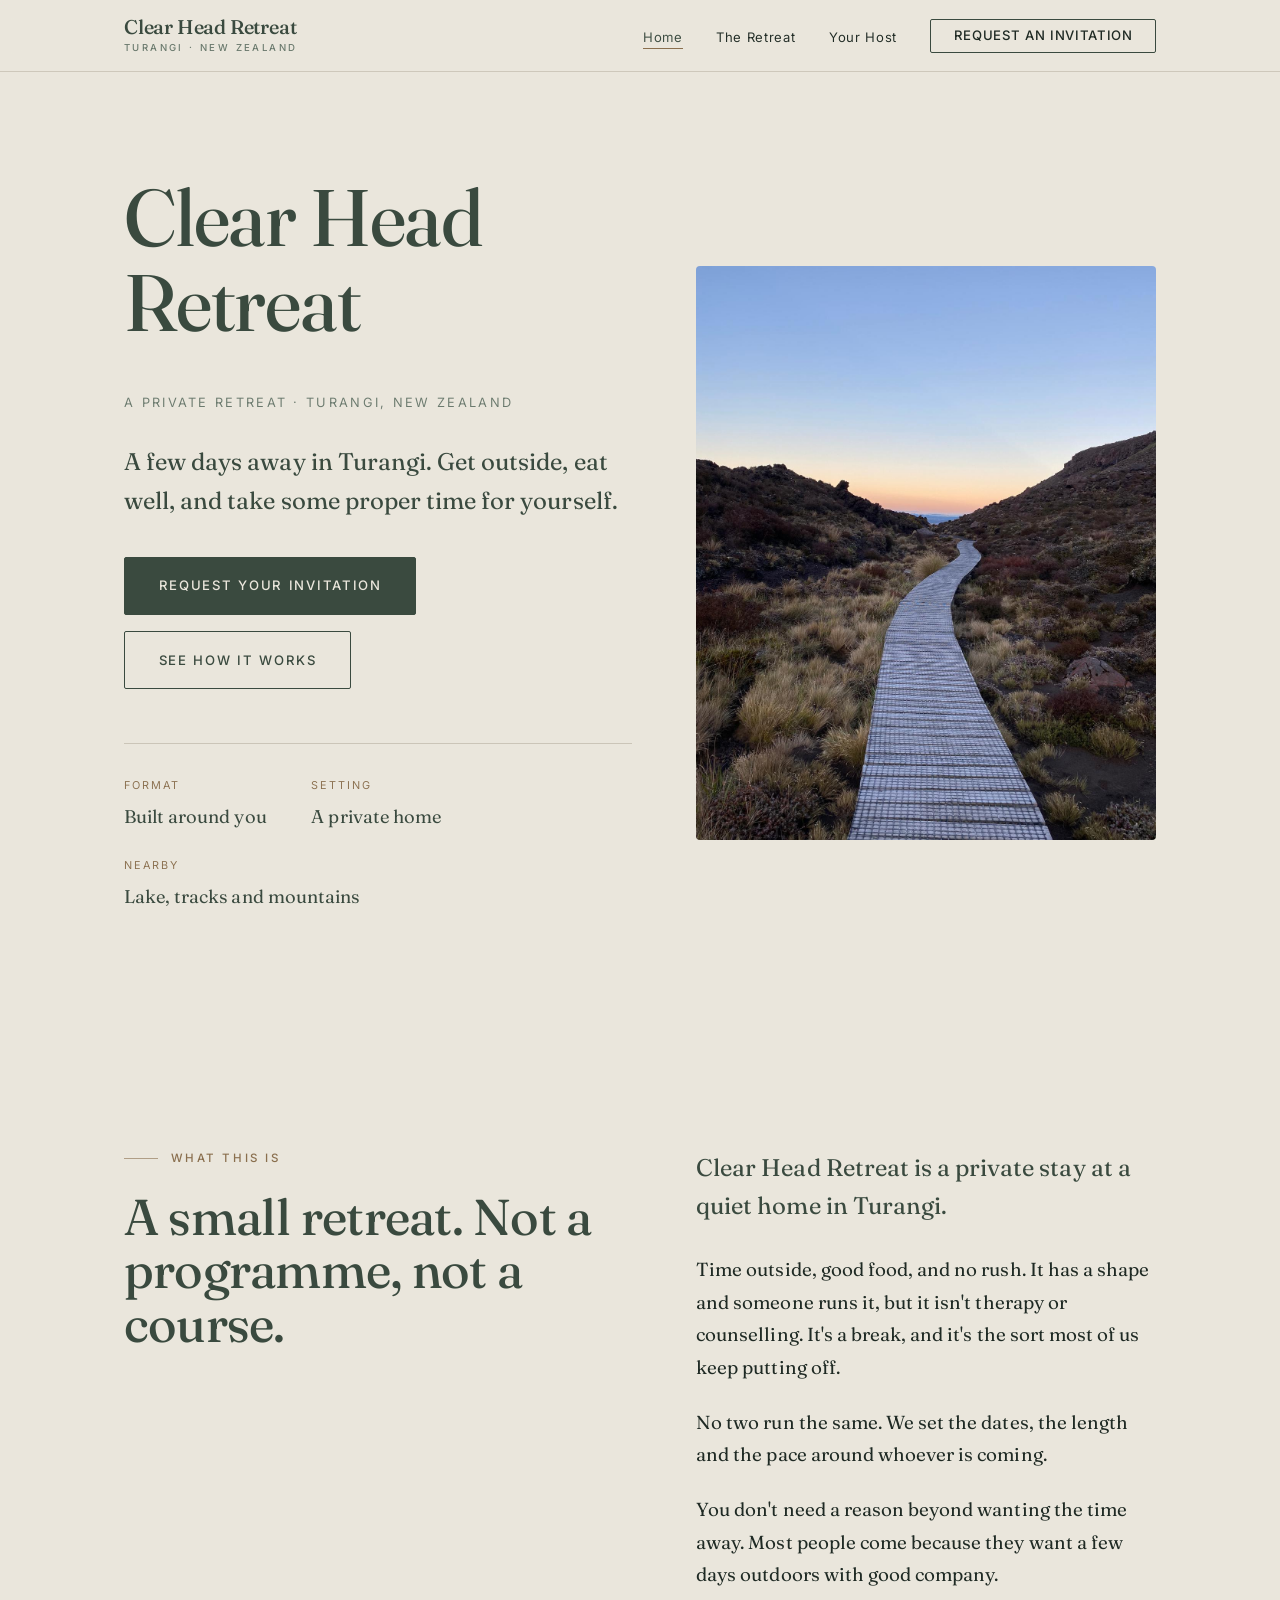
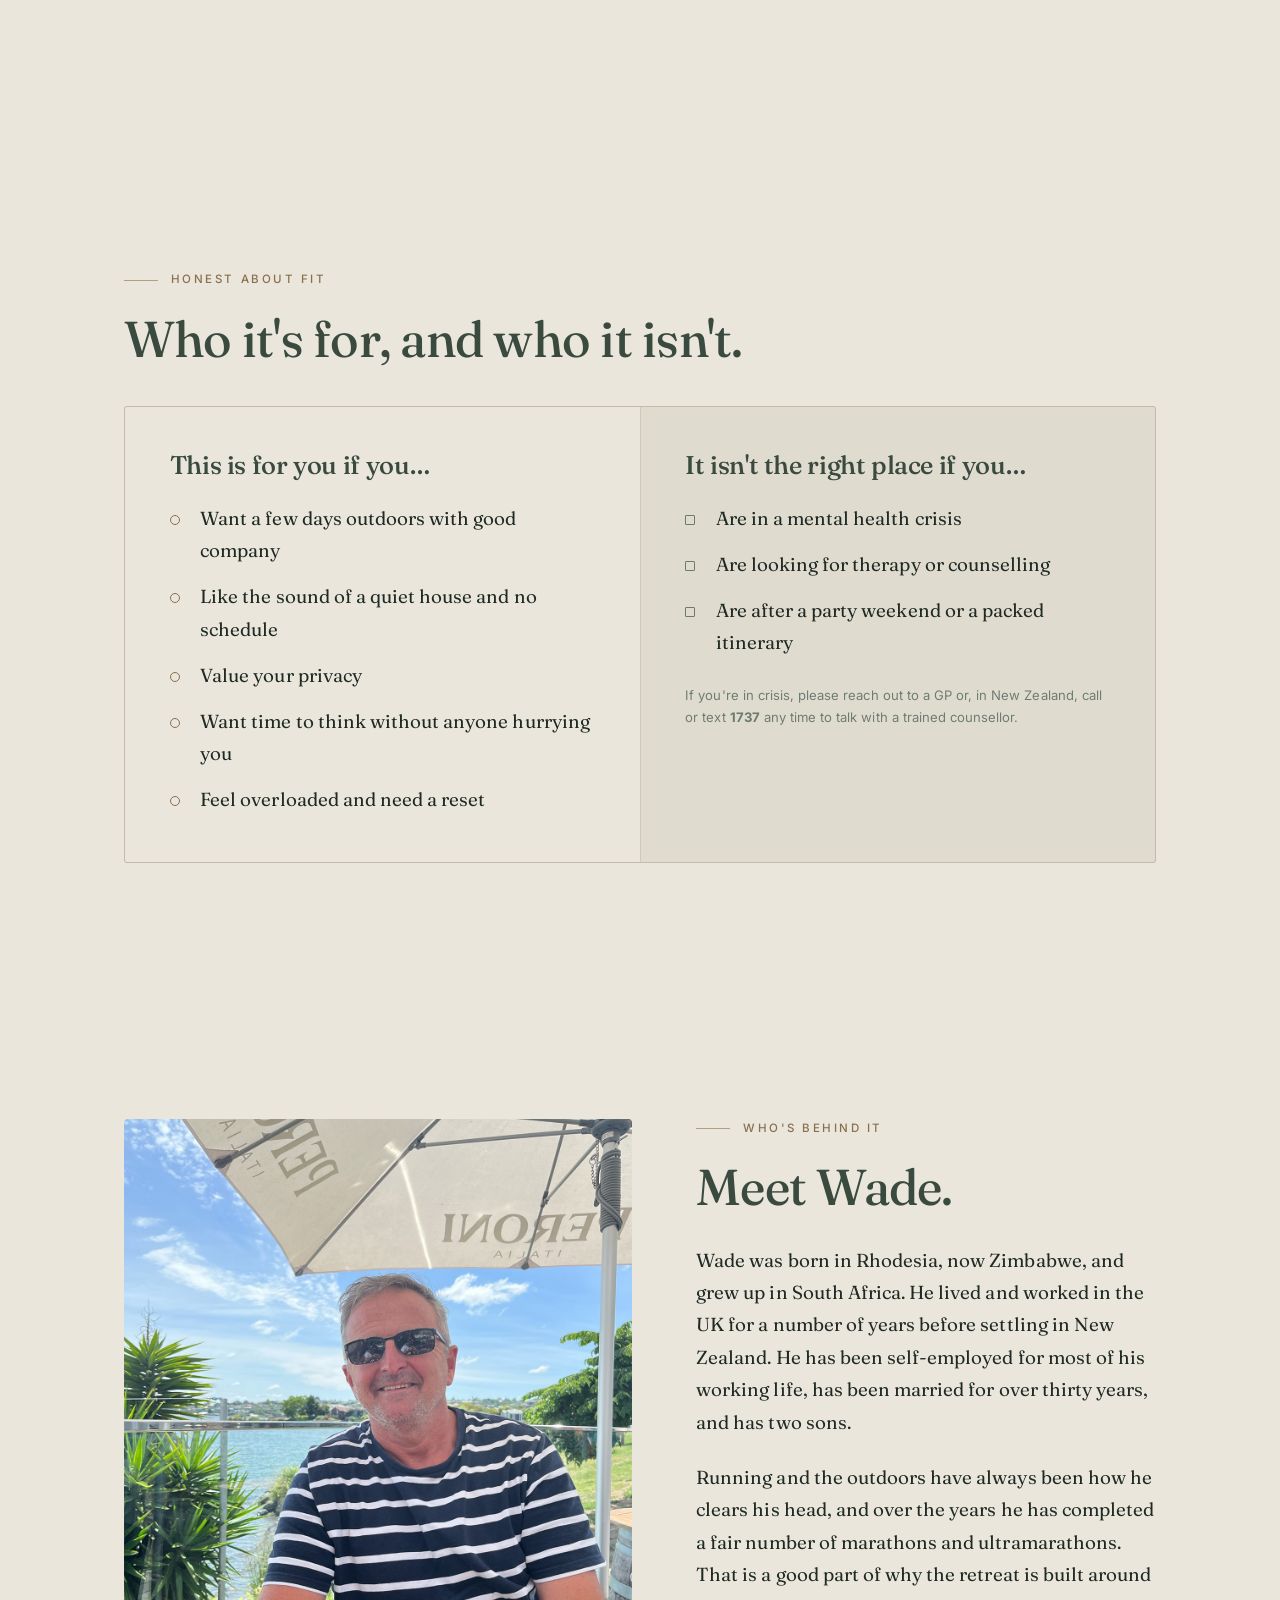
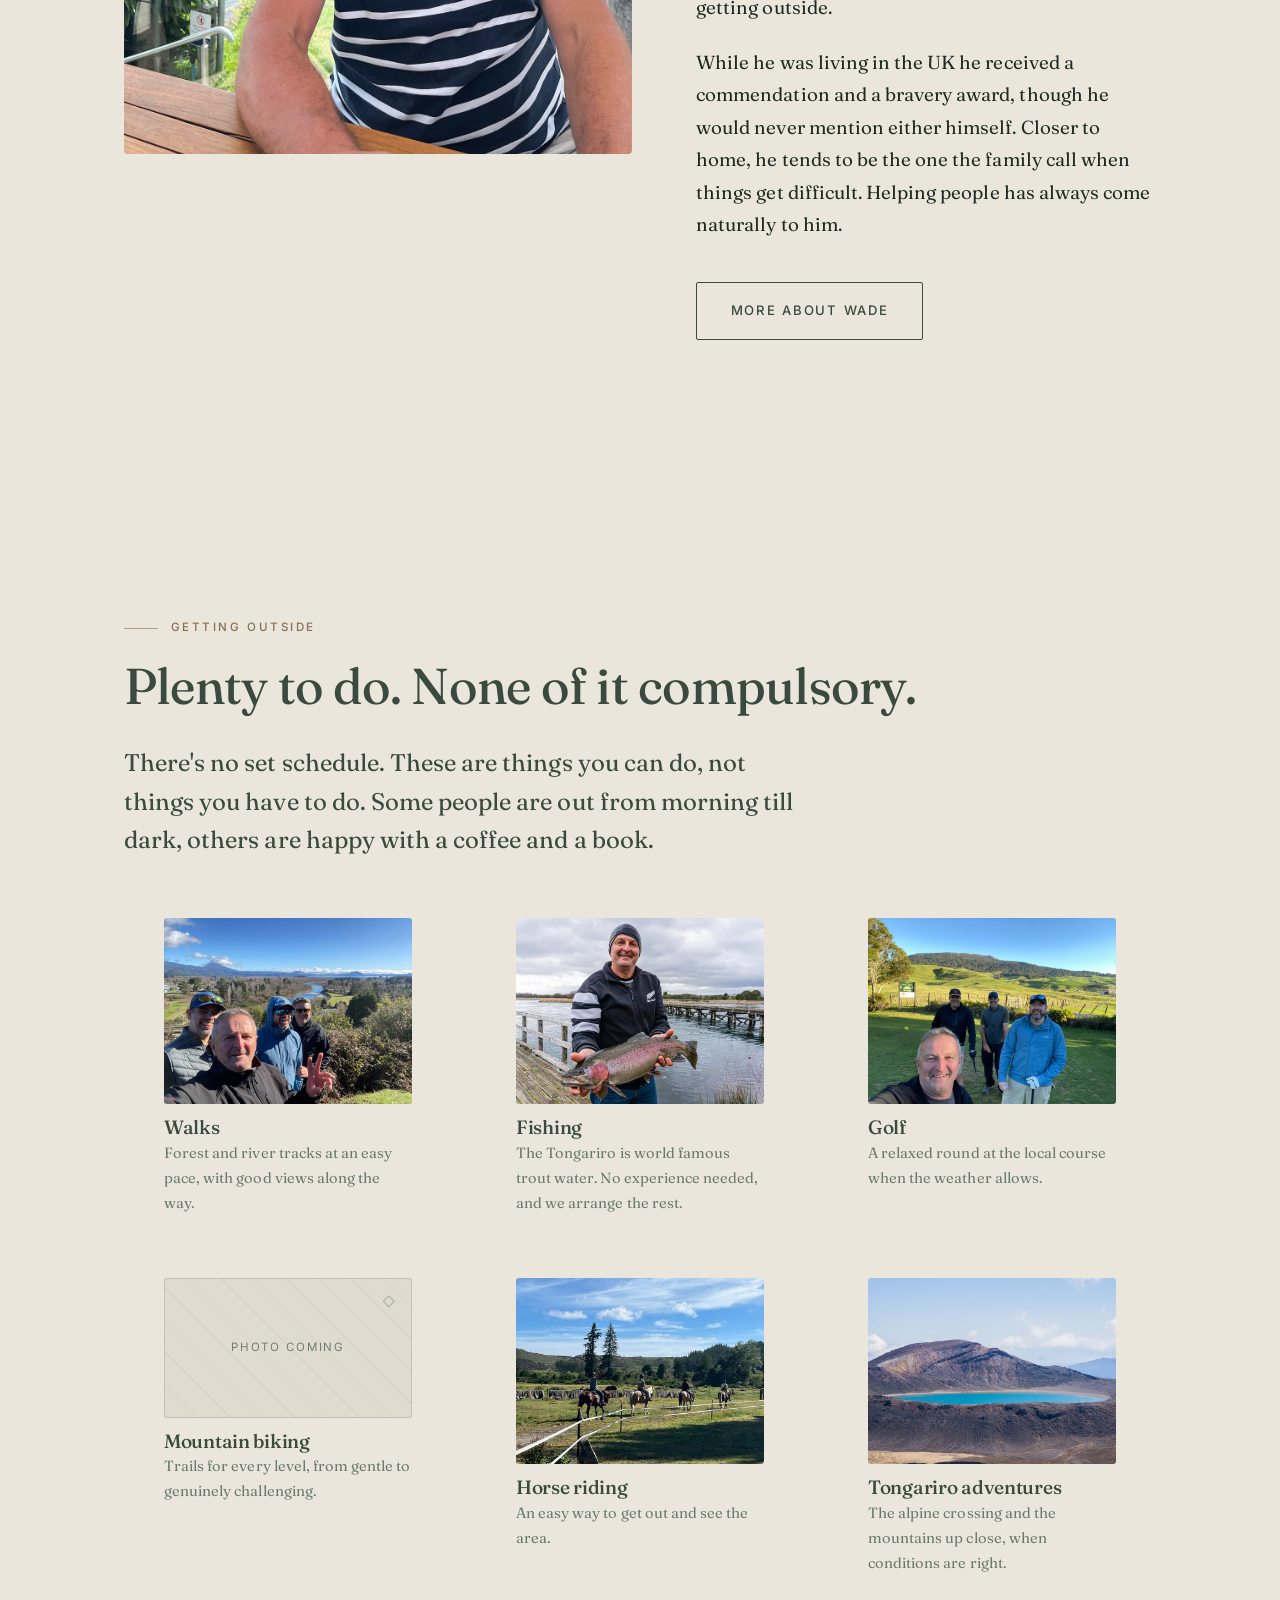
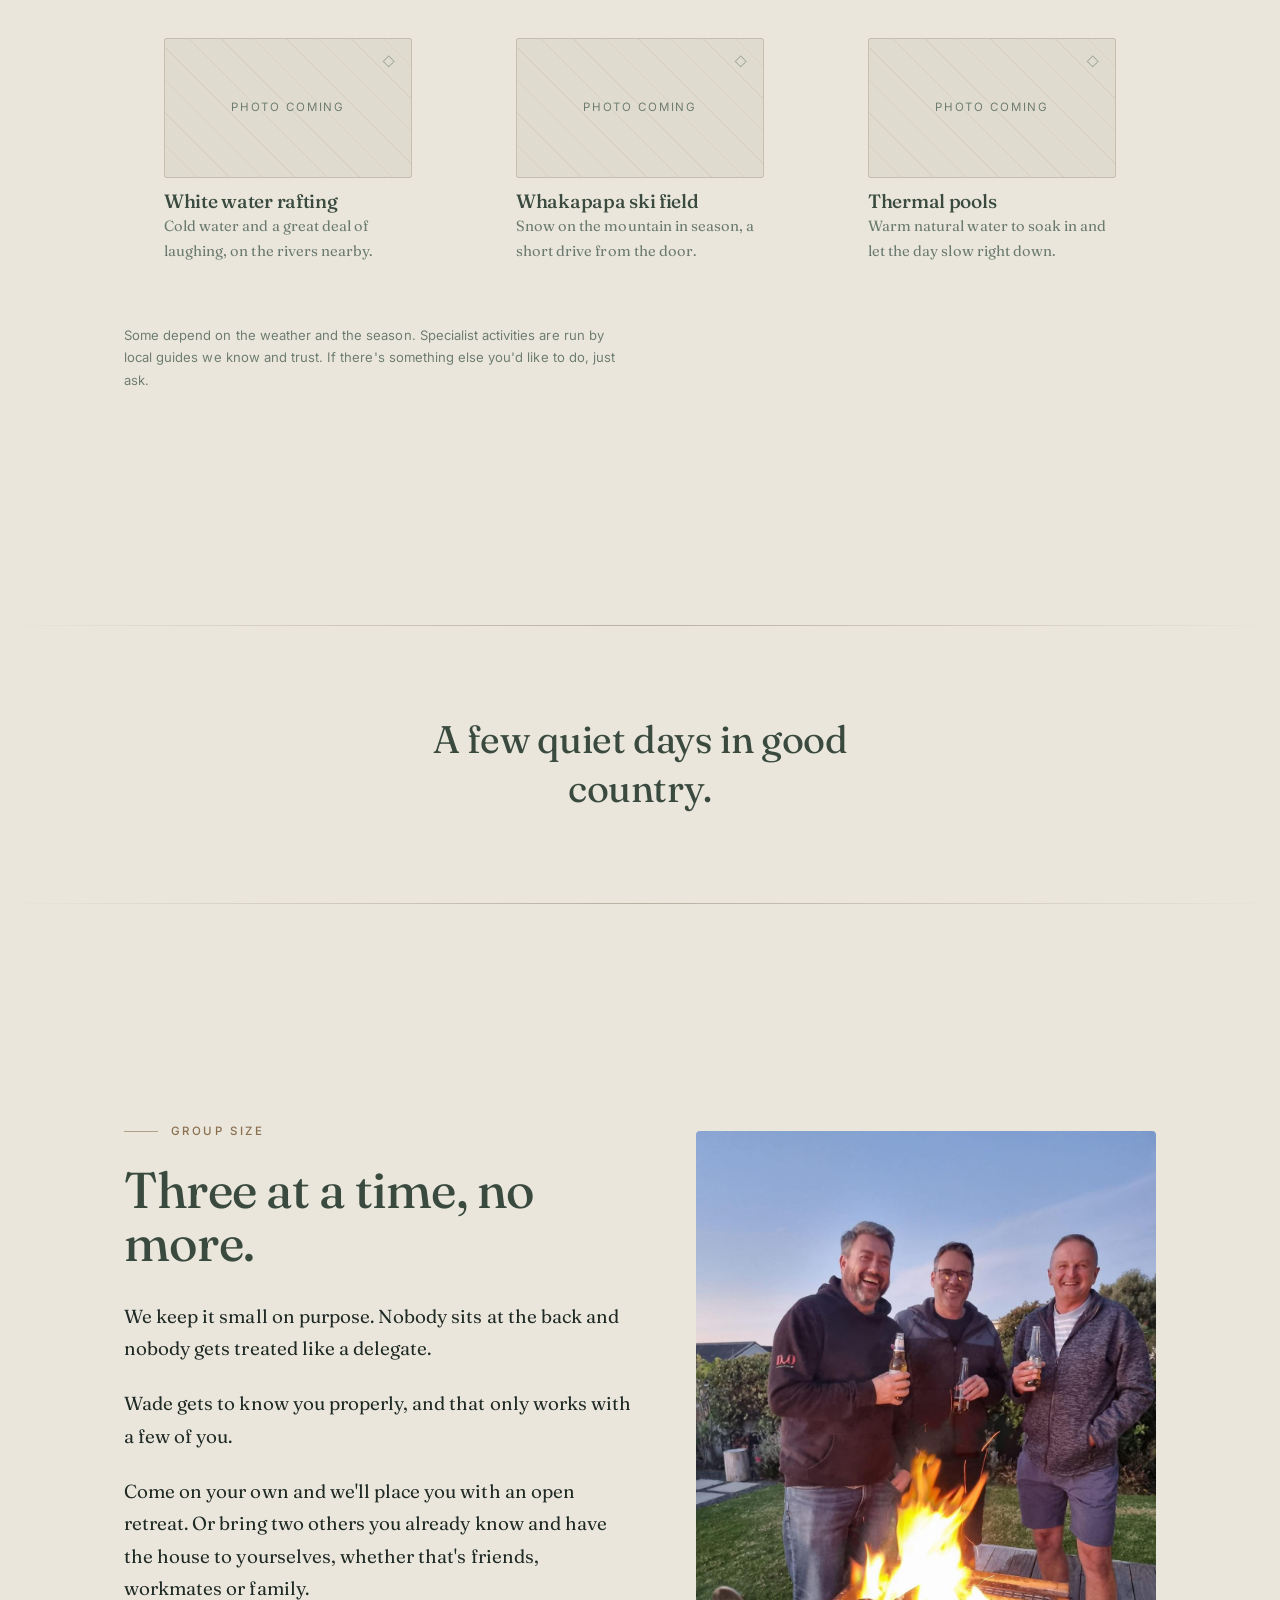
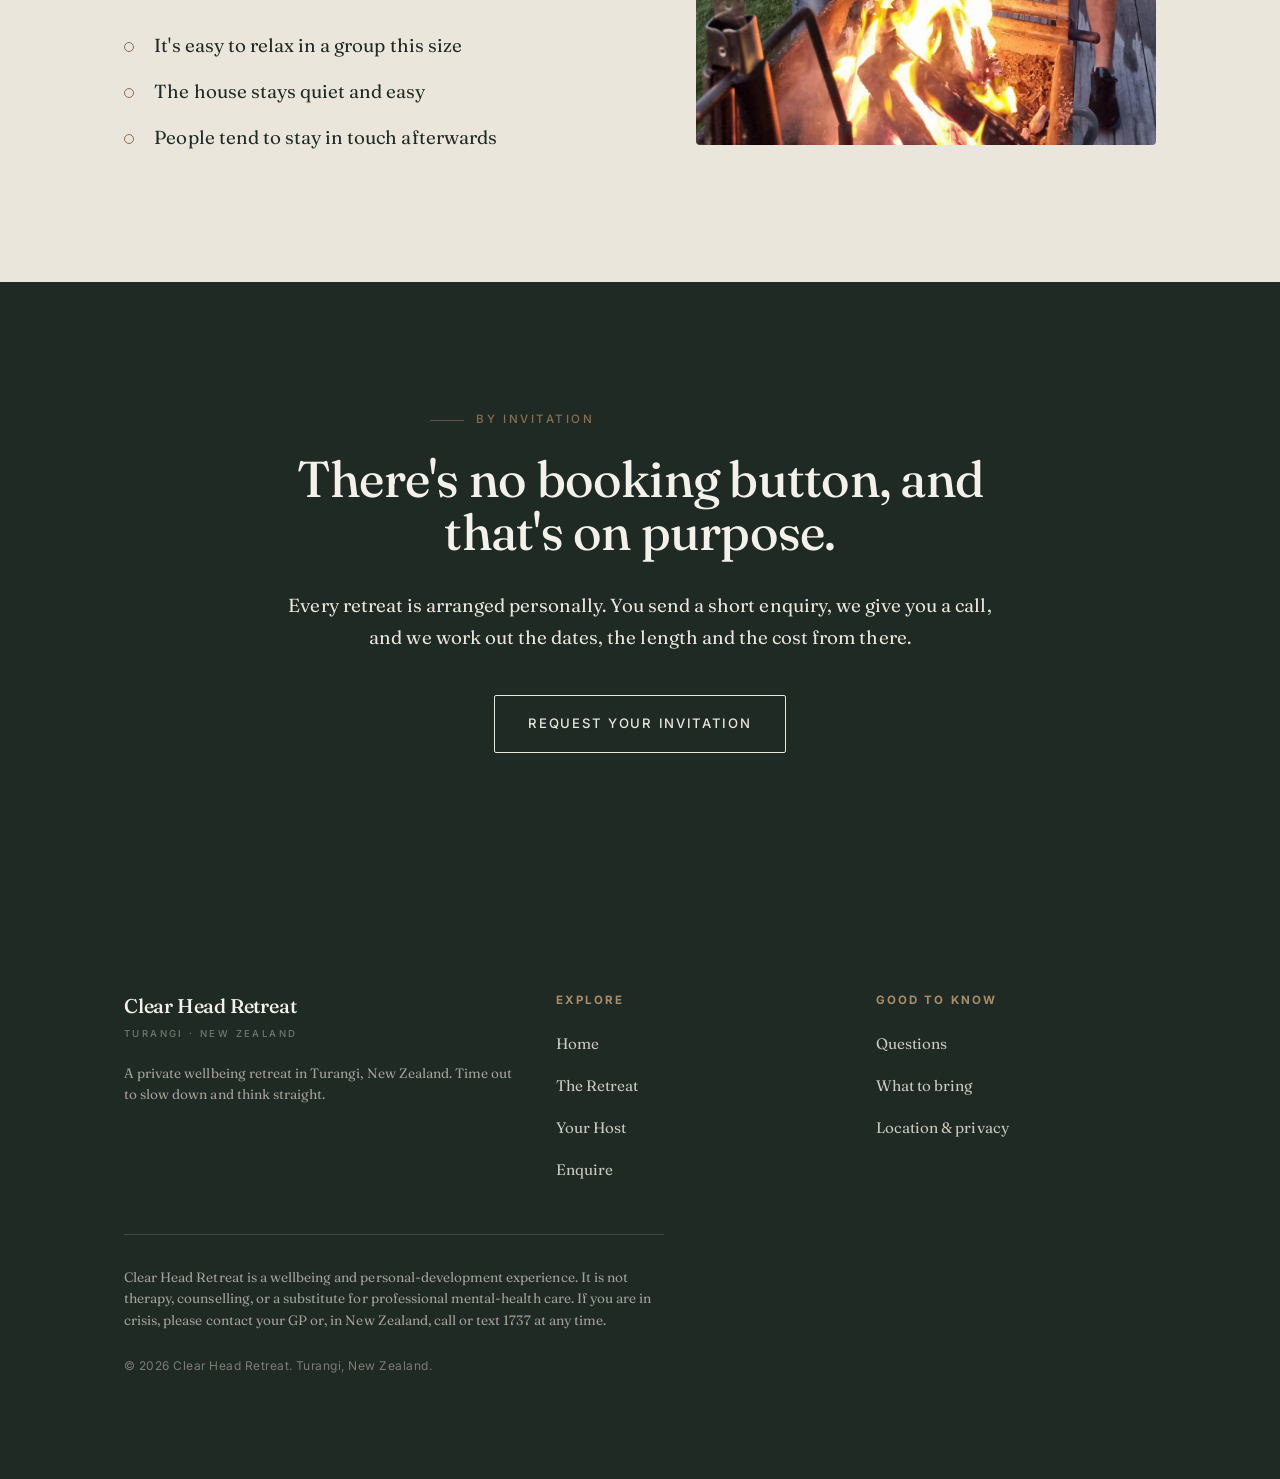
<file: index.html>
<!DOCTYPE html>
<html lang="en-NZ">
<head>
<meta charset="UTF-8">
<meta name="viewport" content="width=device-width, initial-scale=1">
<title>Clear Head Retreat | A private reset in Turangi, New Zealand</title>
<meta name="description" content="A private men's retreat in Turangi, New Zealand. A few days outdoors with good food, good company and no schedule. Kept small and arranged personally. Enquiry only.">
<meta name="theme-color" content="#3a4a3f">
<link rel="canonical" href="https://clearheadretreat.com/">
<!-- Open Graph -->
<meta property="og:type" content="website">
<meta property="og:title" content="Clear Head Retreat | A private reset in Turangi">
<meta property="og:description" content="A few days away in Turangi. Outdoors, good food, good company and no schedule. Kept small and arranged personally.">
<meta property="og:image" content="https://clearheadretreat.com/images/Hero.JPG">
<link rel="icon" href="images/favicon.svg" type="image/svg+xml">
<!-- Fonts -->
<link rel="preconnect" href="https://fonts.googleapis.com">
<link rel="preconnect" href="https://fonts.gstatic.com" crossorigin>
<link href="https://fonts.googleapis.com/css2?family=Fraunces:opsz,wght@9..144,340;9..144,420;9..144,460;9..144,500&family=Inter:wght@400;500&display=swap" rel="stylesheet">
<link rel="stylesheet" href="css/style.css">
<script type="application/ld+json">
{
  "@context": "https://schema.org",
  "@type": "LodgingBusiness",
  "name": "Clear Head Retreat",
  "description": "A private men's wellbeing retreat in Turangi, New Zealand. Kept small, outdoors and facilitated, and built around the people coming.",
  "address": { "@type": "PostalAddress", "addressLocality": "Turangi", "addressRegion": "Manawatu-Whanganui", "addressCountry": "NZ" },
  "areaServed": "New Zealand",
  "url": "https://clearheadretreat.com/"
}
</script>
</head>
<body>
<a class="skip" href="#main">Skip to content</a>

<!-- HEADER -->
<header class="site-header">
  <div class="wrap nav">
    <a class="brand" href="index.html">Clear Head Retreat<span>Turangi · New Zealand</span></a>
    <button class="nav-toggle" aria-label="Menu" aria-expanded="false" aria-controls="nav-links">
      <span></span><span></span><span></span>
    </button>
    <ul class="nav-links" id="nav-links">
      <li><a href="index.html" aria-current="page">Home</a></li>
      <li><a href="the-retreat.html">The Retreat</a></li>
      <li><a href="your-host.html">Your Host</a></li>
      <li><a class="btn nav-cta" href="enquire.html">Request an invitation</a></li>
    </ul>
  </div>
</header>

<main id="main">

  <!-- HERO -->
  <section class="hero">
    <div class="wrap split">
      <div>
        <h1>Clear Head Retreat</h1>
        <p class="hero-place">A private retreat · Turangi, New Zealand</p>
        <p class="lead">A few days away in Turangi. Get outside, eat well, and take some proper time for yourself.</p>
        <div class="hero-actions">
          <a class="btn btn--filled" href="enquire.html">Request your invitation</a>
          <a class="btn" href="the-retreat.html">See how it works</a>
        </div>
        <dl class="hero-meta hero-meta--inline">
          <div><dt>Format</dt><dd>Built around you</dd></div>
          <div><dt>Setting</dt><dd>A private home</dd></div>
          <div><dt>Nearby</dt><dd>Lake, tracks and mountains</dd></div>
        </dl>
      </div>
      <div>
        <img src="images/Hero.JPG" alt="A boardwalk track through the tussock near Turangi" class="hero-img">
      </div>
    </div>
  </section>

  <!-- WHAT IS IT -->
  <section class="section" aria-labelledby="what">
    <div class="wrap split reveal" style="align-items:start">
      <div>
        <p class="eyebrow">What this is</p>
        <h2 id="what">A small retreat. Not a programme, not a course.</h2>
      </div>
      <div>
        <p class="lead" style="max-width:none">Clear Head Retreat is a private stay at a quiet home in Turangi.</p>
        <p style="max-width:none">Time outside, good food, and no rush. It has a shape and someone runs it, but it isn't therapy or counselling. It's a break, and it's the sort most of us keep putting off.</p>
        <p style="max-width:none">No two run the same. We set the dates, the length and the pace around whoever is coming.</p>
        <p style="max-width:none">You don't need a reason beyond wanting the time away. Most people come because they want a few days outdoors with good company.</p>
      </div>
    </div>
  </section>

  <!-- FOR / NOT FOR -->
  <section class="section" aria-labelledby="forwho">
    <div class="wrap reveal">
      <p class="eyebrow">Honest about fit</p>
      <h2 id="forwho">Who it's for, and who it isn't.</h2>
      <div class="forwho mt-md">
        <div>
          <h3>This is for you if you…</h3>
          <ul class="ticks mt-sm">
            <li>Want a few days outdoors with good company</li>
            <li>Like the sound of a quiet house and no schedule</li>
            <li>Value your privacy</li>
            <li>Want time to think without anyone hurrying you</li>
            <li>Feel overloaded and need a reset</li>
          </ul>
        </div>
        <div class="not">
          <h3>It isn't the right place if you…</h3>
          <ul class="ticks ticks--cross mt-sm">
            <li>Are in a mental health crisis</li>
            <li>Are looking for therapy or counselling</li>
            <li>Are after a party weekend or a packed itinerary</li>
          </ul>
          <p class="form-note" style="margin-top:1.5rem">If you're in crisis, please reach out to a GP or, in New Zealand, call or text <strong>1737</strong> any time to talk with a trained counsellor.</p>
        </div>
      </div>
    </div>
  </section>

  <!-- YOUR HOST (short version) -->
  <section class="section" aria-labelledby="host">
    <div class="wrap split reveal" style="align-items:start">
      <div>
        <img src="images/Host.jpg" alt="Wade, host of Clear Head Retreat, in Turangi" class="hero-img" loading="lazy">
      </div>
      <div>
        <p class="eyebrow">Who's behind it</p>
        <h2 id="host">Meet Wade.</h2>
        <p>Wade was born in Rhodesia, now Zimbabwe, and grew up in South Africa. He lived and worked in the UK for a number of years before settling in New Zealand. He has been self-employed for most of his working life, has been married for over thirty years, and has two sons.</p>
        <p>Running and the outdoors have always been how he clears his head, and over the years he has completed a fair number of marathons and ultramarathons. That is a good part of why the retreat is built around getting outside.</p>
        <p>While he was living in the UK he received a commendation and a bravery award, though he would never mention either himself. Closer to home, he tends to be the one the family call when things get difficult. Helping people has always come naturally to him.</p>
        <p class="mt-md"><a class="btn" href="your-host.html">More about Wade</a></p>
      </div>
    </div>
  </section>

  <!-- ACTIVITIES -->
  <section class="section" aria-labelledby="acts">
    <div class="wrap reveal">
      <p class="eyebrow">Getting outside</p>
      <h2 id="acts">Plenty to do. None of it compulsory.</h2>
      <p class="lead" style="max-width:46ch">There's no set schedule. These are things you can do, not things you have to do. Some people are out from morning till dark, others are happy with a coffee and a book.</p>
      <div class="activities mt-md">
        <figure class="activity">
          <img src="images/walk-river.jpg" alt="Walking above the Tongariro River" loading="lazy">
          <figcaption><h3>Walks</h3><p>Forest and river tracks at an easy pace, with good views along the way.</p></figcaption>
        </figure>
        <figure class="activity">
          <img src="images/Fishing.JPG" alt="Fishing on the Tongariro River" loading="lazy">
          <figcaption><h3>Fishing</h3><p>The Tongariro is world famous trout water. No experience needed, and we arrange the rest.</p></figcaption>
        </figure>
        <figure class="activity">
          <img src="images/golf.jpg" alt="A round at the local course" loading="lazy">
          <figcaption><h3>Golf</h3><p>A relaxed round at the local course when the weather allows.</p></figcaption>
        </figure>
        <figure class="activity">
          <div class="ph ph-wide">Photo coming</div>
          <figcaption><h3>Mountain biking</h3><p>Trails for every level, from gentle to genuinely challenging.</p></figcaption>
        </figure>
        <figure class="activity">
          <img src="images/Horse.jpg" alt="Horse riding near Turangi" loading="lazy">
          <figcaption><h3>Horse riding</h3><p>An easy way to get out and see the area.</p></figcaption>
        </figure>
        <figure class="activity">
          <img src="images/Tongariro.jpg" alt="The Tongariro alpine landscape" loading="lazy">
          <figcaption><h3>Tongariro adventures</h3><p>The alpine crossing and the mountains up close, when conditions are right.</p></figcaption>
        </figure>
        <figure class="activity">
          <div class="ph ph-wide">Photo coming</div>
          <figcaption><h3>White water rafting</h3><p>Cold water and a great deal of laughing, on the rivers nearby.</p></figcaption>
        </figure>
        <figure class="activity">
          <div class="ph ph-wide">Photo coming</div>
          <figcaption><h3>Whakapapa ski field</h3><p>Snow on the mountain in season, a short drive from the door.</p></figcaption>
        </figure>
        <figure class="activity">
          <div class="ph ph-wide">Photo coming</div>
          <figcaption><h3>Thermal pools</h3><p>Warm natural water to soak in and let the day slow right down.</p></figcaption>
        </figure>
      </div>
      <p class="form-note mt-md">Some depend on the weather and the season. Specialist activities are run by local guides we know and trust. If there's something else you'd like to do, just ask.</p>
    </div>
  </section>

  <hr class="riverline">

  <!-- PULL QUOTE -->
  <section class="wrap reveal" aria-hidden="false">
    <p class="pull">A few quiet days in good country.</p>
  </section>

  <hr class="riverline">

  <!-- WHY SMALL -->
  <section class="section" aria-labelledby="three">
    <div class="wrap split split--flip reveal">
      <div>
        <!-- REPLACE: two or three chairs by a fire / table set for a shared meal. 3:4 portrait. -->
        <img src="images/Fire.jpg" alt="Around the fire at the retreat" class="ph-tall-img" loading="lazy">
      </div>
      <div>
        <p class="eyebrow">Group size</p>
        <h2>Three at a time, no more.</h2>
        <p>We keep it small on purpose. Nobody sits at the back and nobody gets treated like a delegate.</p>
        <p>Wade gets to know you properly, and that only works with a few of you.</p>
        <p>Come on your own and we'll place you with an open retreat. Or bring two others you already know and have the house to yourselves, whether that's friends, workmates or family.</p>
        <ul class="ticks mt-sm">
          <li>It's easy to relax in a group this size</li>
          <li>The house stays quiet and easy</li>
          <li>People tend to stay in touch afterwards</li>
        </ul>
      </div>
    </div>
  </section>

  <!-- ENQUIRY CTA -->
  <section class="section panel-deep" aria-labelledby="cta">
    <div class="wrap narrow center reveal">
      <p class="eyebrow" style="justify-content:center">By invitation</p>
      <h2 id="cta">There's no booking button, and that's on purpose.</h2>
      <p style="margin-inline:auto">Every retreat is arranged personally. You send a short enquiry, we give you a call, and we work out the dates, the length and the cost from there.</p>
      <p class="mt-md"><a class="btn btn--light" href="enquire.html">Request your invitation</a></p>
    </div>
  </section>

</main>

<!-- FOOTER -->
<footer class="site-footer">
  <div class="wrap">
    <div class="footer-grid">
      <div>
        <a class="brand" href="index.html">Clear Head Retreat<span>Turangi · New Zealand</span></a>
        <p class="disclaimer" style="margin-top:1.5rem;border:0;padding:0">A private wellbeing retreat in Turangi, New Zealand. Time out to slow down and think straight.</p>
      </div>
      <div class="footer-col">
        <h4>Explore</h4>
        <ul>
          <li><a href="index.html">Home</a></li>
          <li><a href="the-retreat.html">The Retreat</a></li>
          <li><a href="your-host.html">Your Host</a></li>
          <li><a href="enquire.html">Enquire</a></li>
        </ul>
      </div>
      <div class="footer-col">
        <h4>Good to know</h4>
        <ul>
          <li><a href="the-retreat.html#faq">Questions</a></li>
          <li><a href="the-retreat.html#bring">What to bring</a></li>
          <li><a href="the-retreat.html#location">Location &amp; privacy</a></li>
        </ul>
      </div>
    </div>
    <p class="disclaimer">Clear Head Retreat is a wellbeing and personal-development experience. It is not therapy, counselling, or a substitute for professional mental-health care. If you are in crisis, please contact your GP or, in New Zealand, call or text 1737 at any time.</p>
    <p class="copyright">© <span id="year">2025</span> Clear Head Retreat. Turangi, New Zealand.</p>
  </div>
</footer>

<script src="js/main.js"></script>
</body>
</html>
</file>
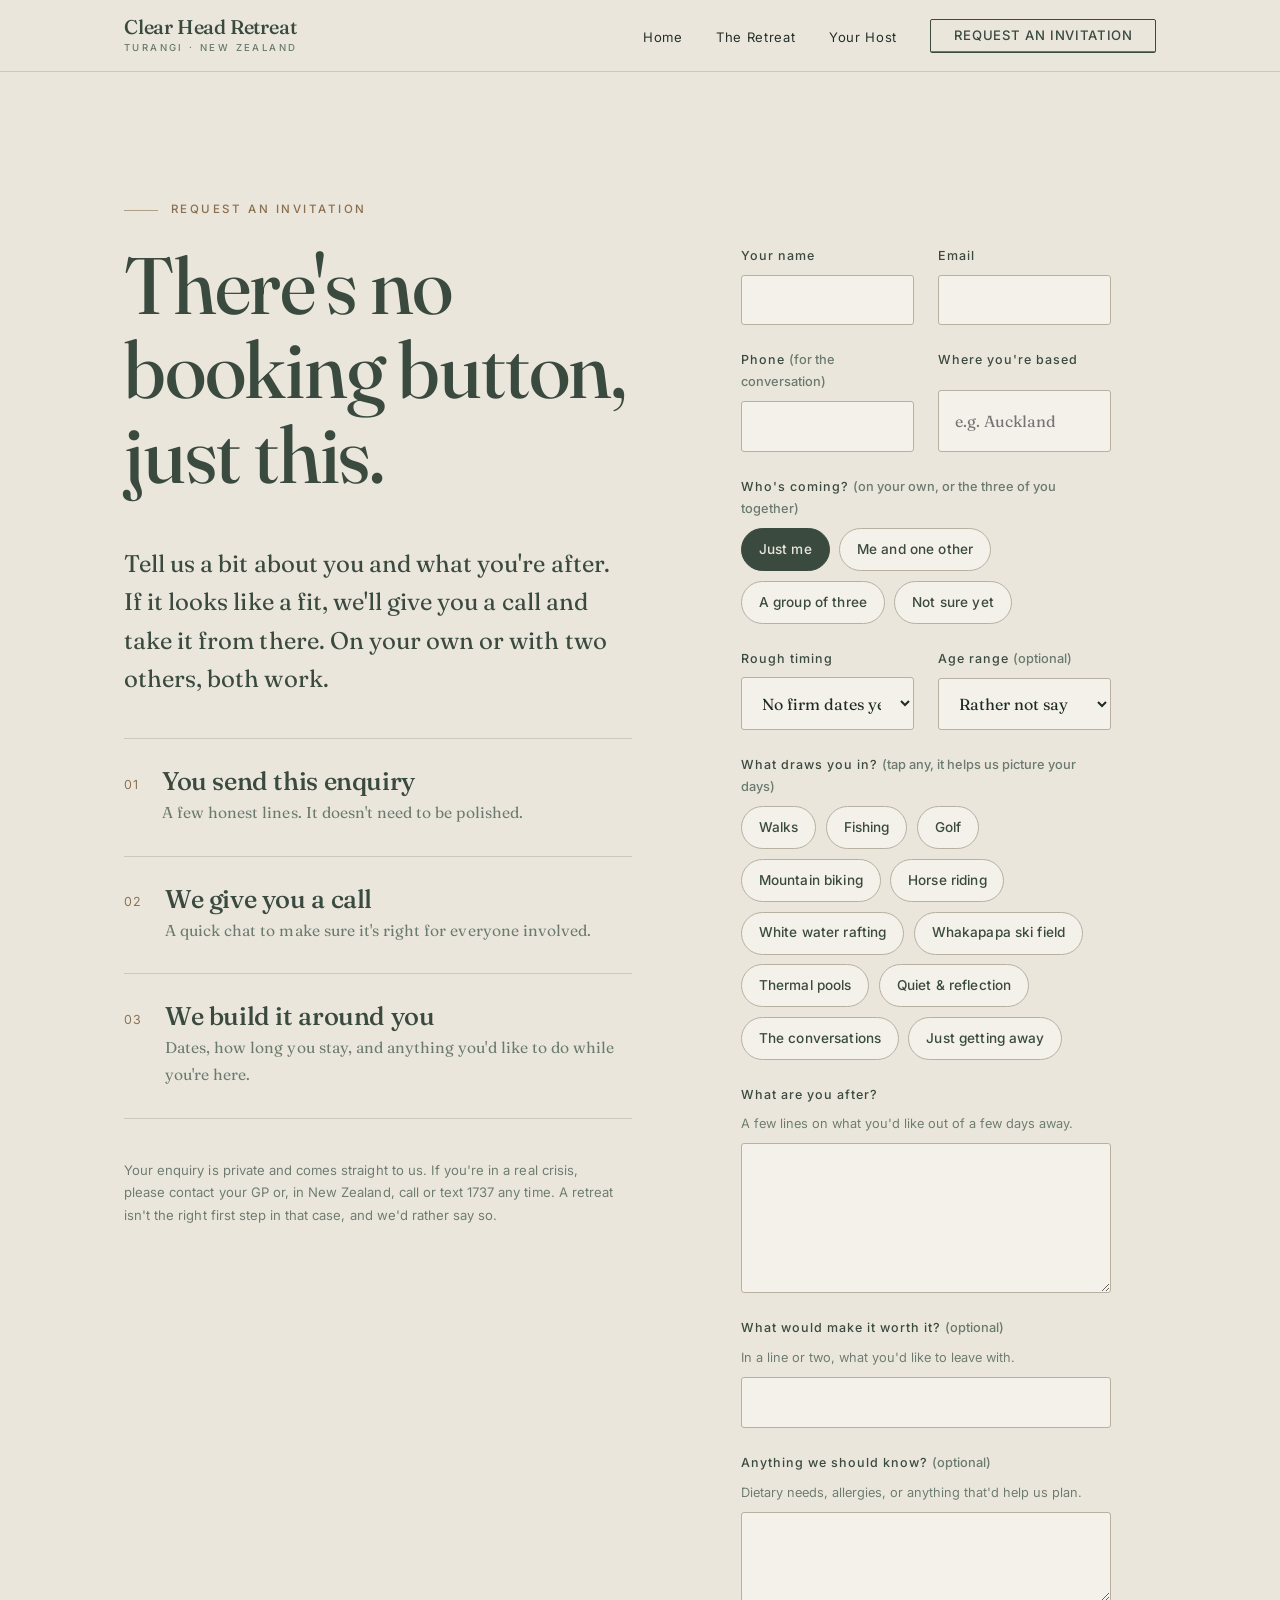
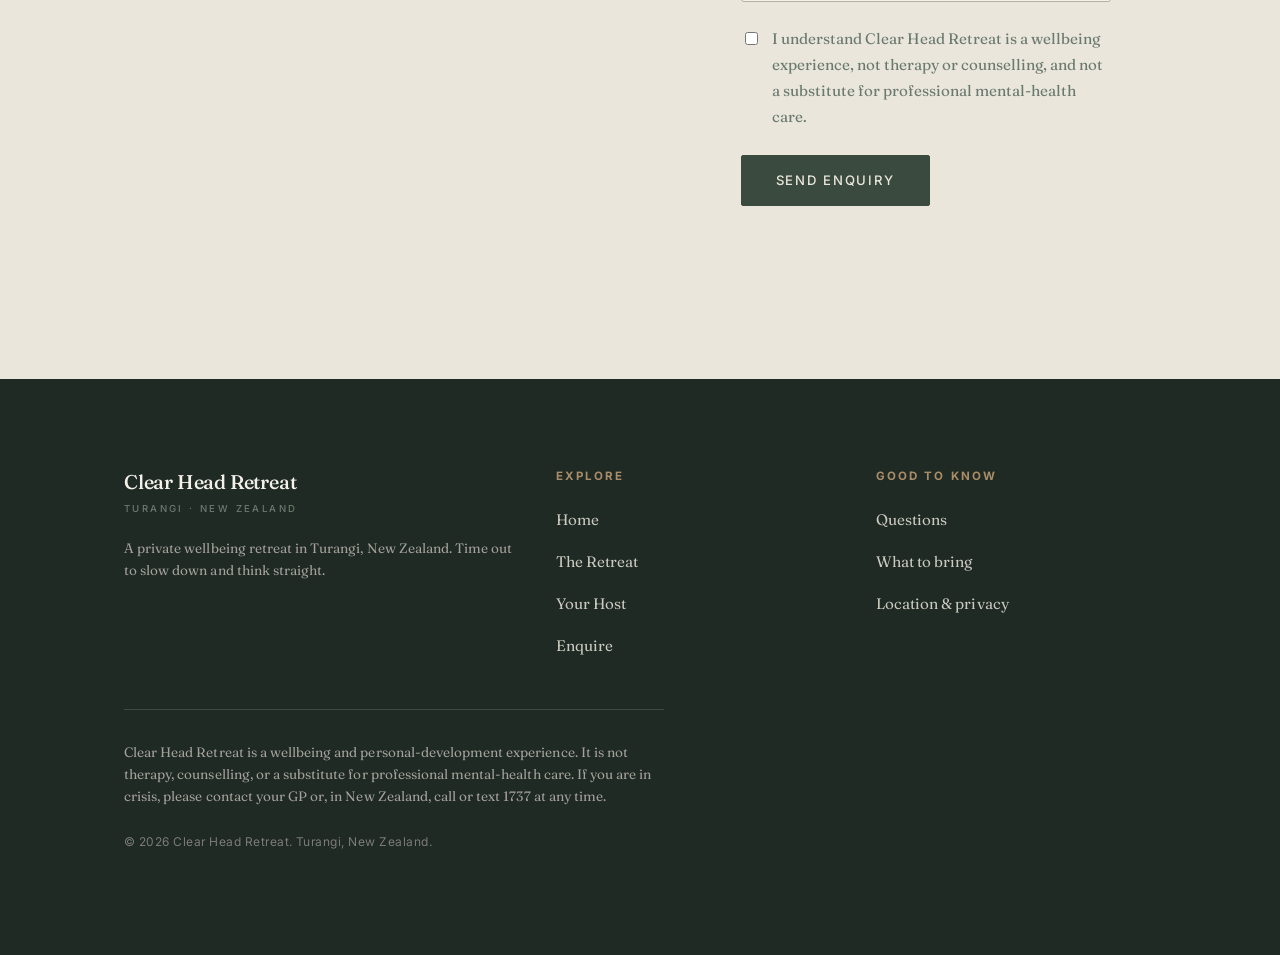
<file: enquire.html>
<!DOCTYPE html>
<html lang="en-NZ">
<head>
<meta charset="UTF-8">
<meta name="viewport" content="width=device-width, initial-scale=1">
<title>Request an Invitation | Clear Head Retreat</title>
<meta name="description" content="Enquire about Clear Head Retreat, a private wellbeing retreat in Turangi, New Zealand. Send a short enquiry, on your own or as a group, and we'll call to see if it fits.">
<meta name="theme-color" content="#3a4a3f">
<link rel="canonical" href="https://clearheadretreat.com/enquire.html">
<meta property="og:type" content="website">
<meta property="og:title" content="Request an Invitation | Clear Head Retreat">
<meta property="og:description" content="No booking button. Just a short enquiry and a conversation.">
<meta property="og:image" content="https://clearheadretreat.com/images/Hero.JPG">
<link rel="icon" href="images/favicon.svg" type="image/svg+xml">
<link rel="preconnect" href="https://fonts.googleapis.com">
<link rel="preconnect" href="https://fonts.gstatic.com" crossorigin>
<link href="https://fonts.googleapis.com/css2?family=Fraunces:opsz,wght@9..144,340;9..144,420;9..144,460;9..144,500&family=Inter:wght@400;500&display=swap" rel="stylesheet">
<link rel="stylesheet" href="css/style.css">
</head>
<body>
<a class="skip" href="#main">Skip to content</a>

<header class="site-header">
  <div class="wrap nav">
    <a class="brand" href="index.html">Clear Head Retreat<span>Turangi · New Zealand</span></a>
    <button class="nav-toggle" aria-label="Menu" aria-expanded="false" aria-controls="nav-links"><span></span><span></span><span></span></button>
    <ul class="nav-links" id="nav-links">
      <li><a href="index.html">Home</a></li>
      <li><a href="the-retreat.html">The Retreat</a></li>
      <li><a href="your-host.html">Your Host</a></li>
      <li><a class="btn nav-cta" href="enquire.html" aria-current="page">Request an invitation</a></li>
    </ul>
  </div>
</header>

<main id="main">

  <section class="section" aria-labelledby="enq">
    <div class="wrap split" style="align-items:start">
      <!-- LEFT: context -->
      <div class="reveal">
        <p class="eyebrow">Request an invitation</p>
        <h1 id="enq">There's no booking button, just this.</h1>
        <p class="lead">Tell us a bit about you and what you're after. If it looks like a fit, we'll give you a call and take it from there. On your own or with two others, both work.</p>

        <div class="steps mt-md">
          <div class="step"><span class="n"></span><div><h3>You send this enquiry</h3><p>A few honest lines. It doesn't need to be polished.</p></div></div>
          <div class="step"><span class="n"></span><div><h3>We give you a call</h3><p>A quick chat to make sure it's right for everyone involved.</p></div></div>
          <div class="step"><span class="n"></span><div><h3>We build it around you</h3><p>Dates, how long you stay, and anything you'd like to do while you're here.</p></div></div>
        </div>

        <p class="form-note mt-md">Your enquiry is private and comes straight to us. If you're in a real crisis, please contact your GP or, in New Zealand, call or text 1737 any time. A retreat isn't the right first step in that case, and we'd rather say so.</p>
      </div>

      <!-- RIGHT: form -->
      <div class="reveal">
        <div class="card" style="padding:clamp(1.8rem,4vw,2.8rem)">
          <!--
            ============================================================
            CONNECT YOUR FORM:
            1. Create a free form at https://formspree.io
            2. Replace YOUR_FORMSPREE_ID below with your form's ID
               e.g. action="https://formspree.io/f/abcdwxyz"
            Until you do, the form shows a friendly "not connected" note
            instead of failing silently.
            ============================================================
          -->
          <form id="enquiry-form" class="form" action="https://formspree.io/f/mrewwyrg" method="POST">
            <div class="form-row">
              <div class="field">
                <label for="name">Your name</label>
                <input id="name" name="name" type="text" autocomplete="name" required>
              </div>
              <div class="field">
                <label for="email">Email</label>
                <input id="email" name="email" type="email" autocomplete="email" required>
              </div>
            </div>

            <div class="form-row">
              <div class="field">
                <label for="phone">Phone <span class="hint">(for the conversation)</span></label>
                <input id="phone" name="phone" type="tel" autocomplete="tel">
              </div>
              <div class="field">
                <label for="location">Where you're based</label>
                <input id="location" name="location" type="text" placeholder="e.g. Auckland">
              </div>
            </div>

            <div class="field">
              <label>Who's coming? <span class="hint">(on your own, or the three of you together)</span></label>
              <div class="chips" role="radiogroup" aria-label="Who's coming">
                <label class="chip"><input type="radio" name="party" value="Just me" checked><span>Just me</span></label>
                <label class="chip"><input type="radio" name="party" value="Me and one other"><span>Me and one other</span></label>
                <label class="chip"><input type="radio" name="party" value="A group of three"><span>A group of three</span></label>
                <label class="chip"><input type="radio" name="party" value="Not sure yet"><span>Not sure yet</span></label>
              </div>
            </div>

            <div class="form-row">
              <div class="field">
                <label for="timing">Rough timing</label>
                <select id="timing" name="timing">
                  <option value="">No firm dates yet</option>
                  <option>Next month or two</option>
                  <option>Next 3–6 months</option>
                  <option>Later this year</option>
                  <option>Just exploring for now</option>
                </select>
              </div>
              <div class="field">
                <label for="age">Age range <span class="hint">(optional)</span></label>
                <select id="age" name="age">
                  <option value="">Rather not say</option>
                  <option>25–34</option>
                  <option>35–44</option>
                  <option>45–54</option>
                  <option>55–64</option>
                  <option>65+</option>
                </select>
              </div>
            </div>

            <div class="field">
              <label>What draws you in? <span class="hint">(tap any, it helps us picture your days)</span></label>
              <div class="chips" role="group" aria-label="What draws you in">
                <label class="chip"><input type="checkbox" name="interests" value="Walks"><span>Walks</span></label>
                <label class="chip"><input type="checkbox" name="interests" value="Fishing"><span>Fishing</span></label>
                <label class="chip"><input type="checkbox" name="interests" value="Golf"><span>Golf</span></label>
                <label class="chip"><input type="checkbox" name="interests" value="Mountain biking"><span>Mountain biking</span></label>
                <label class="chip"><input type="checkbox" name="interests" value="Horse riding"><span>Horse riding</span></label>
                <label class="chip"><input type="checkbox" name="interests" value="White water rafting"><span>White water rafting</span></label>
                <label class="chip"><input type="checkbox" name="interests" value="Whakapapa ski field"><span>Whakapapa ski field</span></label>
                <label class="chip"><input type="checkbox" name="interests" value="Thermal pools"><span>Thermal pools</span></label>
                <label class="chip"><input type="checkbox" name="interests" value="Quiet & reflection"><span>Quiet &amp; reflection</span></label>
                <label class="chip"><input type="checkbox" name="interests" value="The conversations"><span>The conversations</span></label>
                <label class="chip"><input type="checkbox" name="interests" value="Just getting away"><span>Just getting away</span></label>
              </div>
            </div>

            <div class="field">
              <label for="about">What are you after?</label>
              <span class="hint">A few lines on what you'd like out of a few days away.</span>
              <textarea id="about" name="about" required></textarea>
            </div>

            <div class="field">
              <label for="hopes">What would make it worth it? <span class="hint">(optional)</span></label>
              <span class="hint">In a line or two, what you'd like to leave with.</span>
              <input id="hopes" name="hopes" type="text">
            </div>

            <div class="field">
              <label for="notes">Anything we should know? <span class="hint">(optional)</span></label>
              <span class="hint">Dietary needs, allergies, or anything that'd help us plan.</span>
              <textarea id="notes" name="notes" style="min-height:90px"></textarea>
            </div>

            <div class="field" style="flex-direction:row; display:flex; gap:.7rem; align-items:flex-start">
              <input id="fit" name="understands_fit" type="checkbox" required style="width:auto; margin-top:.35rem">
              <label for="fit" style="font-weight:400; letter-spacing:0; font-family:var(--body); font-size:.95rem; color:var(--lichen)">
                I understand Clear Head Retreat is a wellbeing experience, not therapy or counselling, and not a substitute for professional mental-health care.
              </label>
            </div>

            <!-- Spam honeypot: hidden from people, catches bots -->
            <input type="text" name="_gotcha" tabindex="-1" autocomplete="off" aria-hidden="true" style="position:absolute;left:-9999px">
            <input type="hidden" name="_subject" value="New Clear Head Retreat enquiry">

            <button class="btn btn--filled" type="submit" style="justify-self:start">Send enquiry</button>
            <p id="form-status" class="form-note" role="status" aria-live="polite" hidden></p>
          </form>
        </div>
      </div>
    </div>
  </section>

</main>

<footer class="site-footer">
  <div class="wrap">
    <div class="footer-grid">
      <div>
        <a class="brand" href="index.html">Clear Head Retreat<span>Turangi · New Zealand</span></a>
        <p class="disclaimer" style="margin-top:1.5rem;border:0;padding:0">A private wellbeing retreat in Turangi, New Zealand. Time out to slow down and think straight.</p>
      </div>
      <div class="footer-col"><h4>Explore</h4><ul><li><a href="index.html">Home</a></li><li><a href="the-retreat.html">The Retreat</a></li><li><a href="your-host.html">Your Host</a></li><li><a href="enquire.html">Enquire</a></li></ul></div>
      <div class="footer-col"><h4>Good to know</h4><ul><li><a href="the-retreat.html#faq">Questions</a></li><li><a href="the-retreat.html#bring">What to bring</a></li><li><a href="the-retreat.html#location">Location &amp; privacy</a></li></ul></div>
    </div>
    <p class="disclaimer">Clear Head Retreat is a wellbeing and personal-development experience. It is not therapy, counselling, or a substitute for professional mental-health care. If you are in crisis, please contact your GP or, in New Zealand, call or text 1737 at any time.</p>
    <p class="copyright">© <span id="year">2025</span> Clear Head Retreat. Turangi, New Zealand.</p>
  </div>
</footer>

<script src="js/main.js"></script>
</body>
</html>
</file>
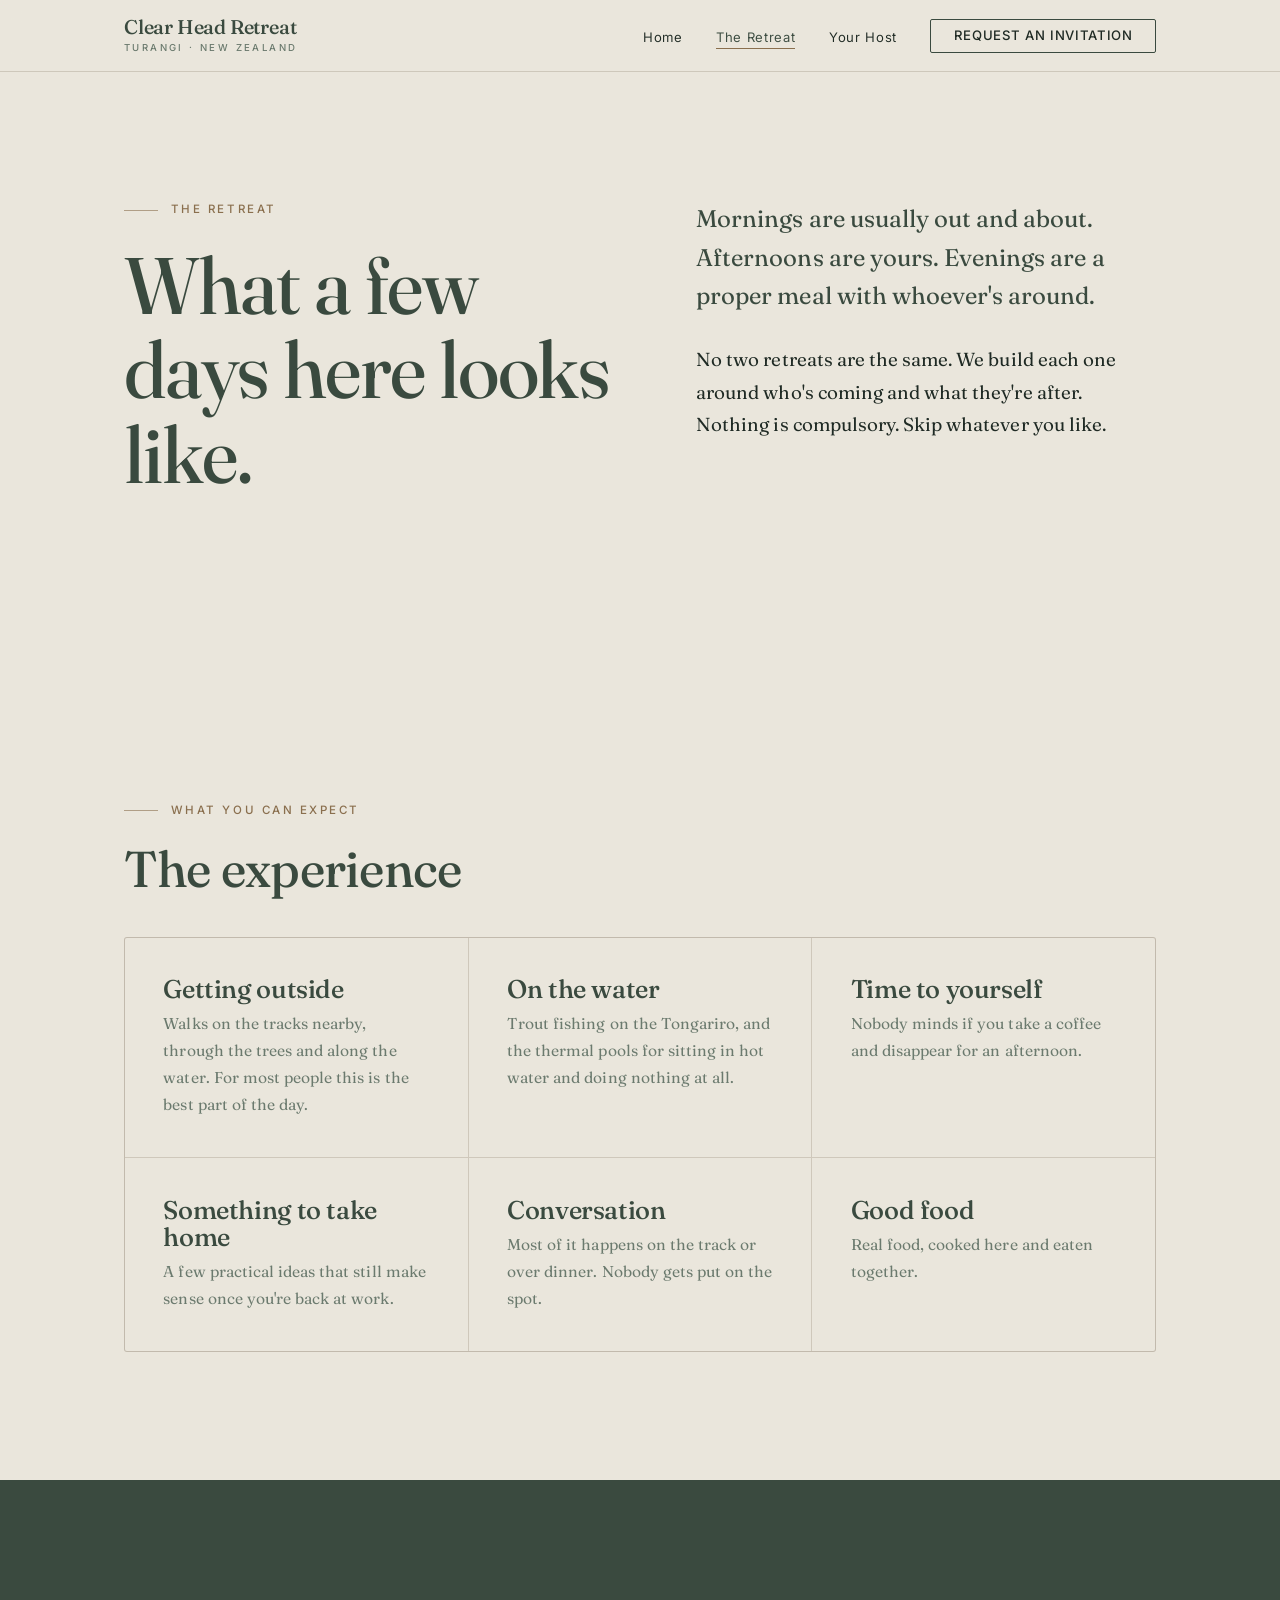
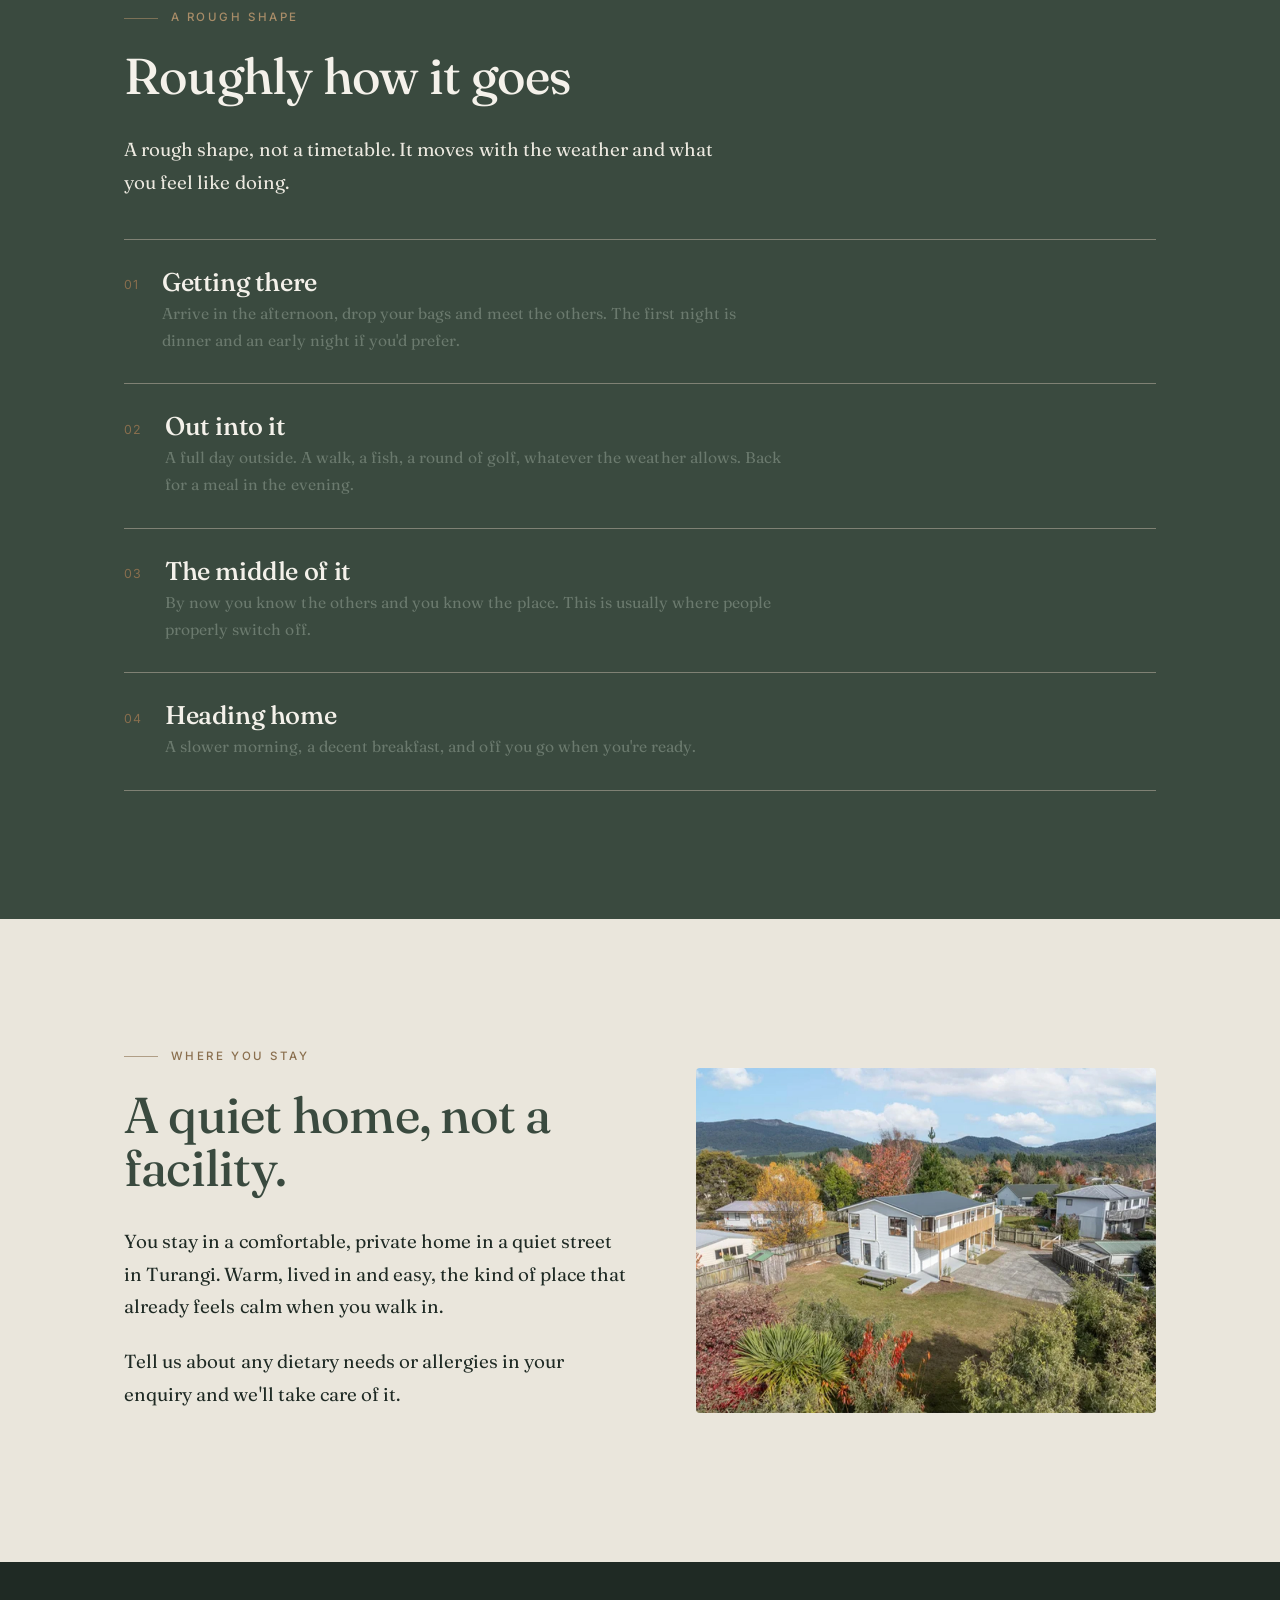
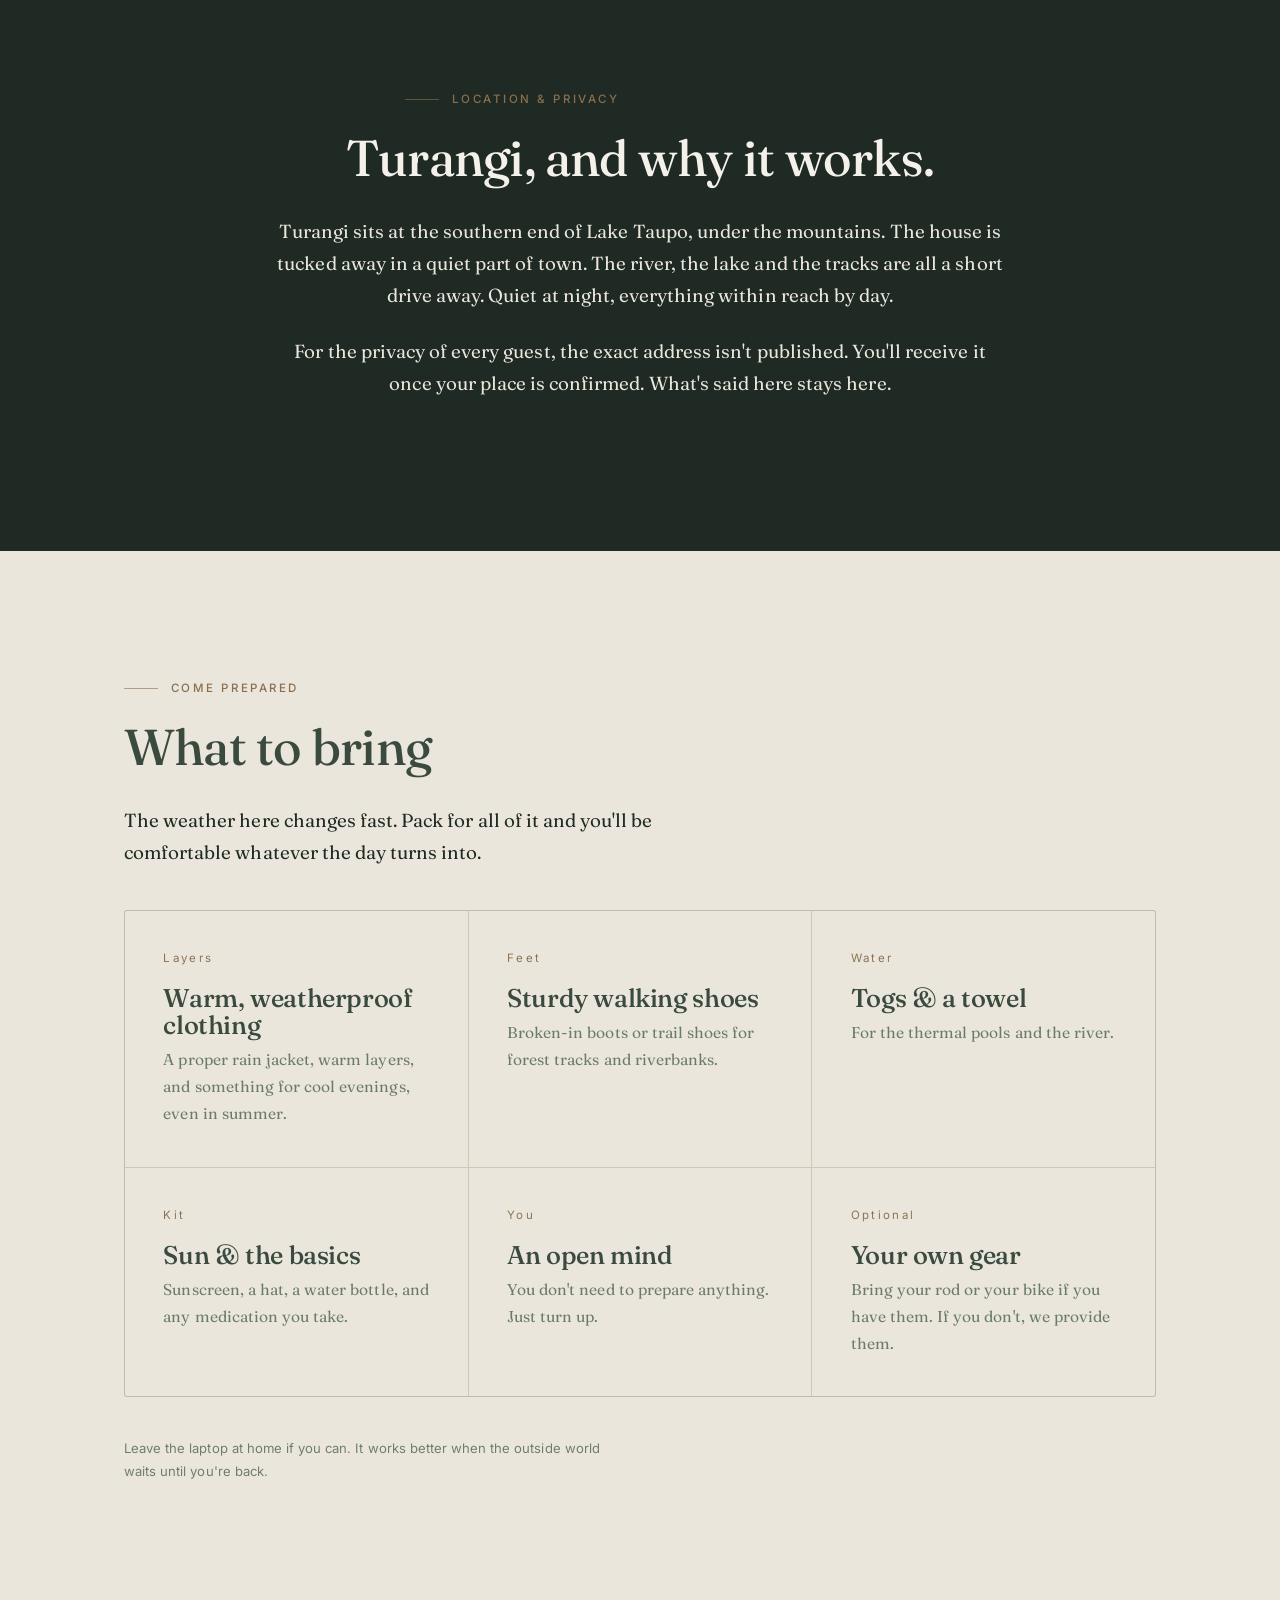
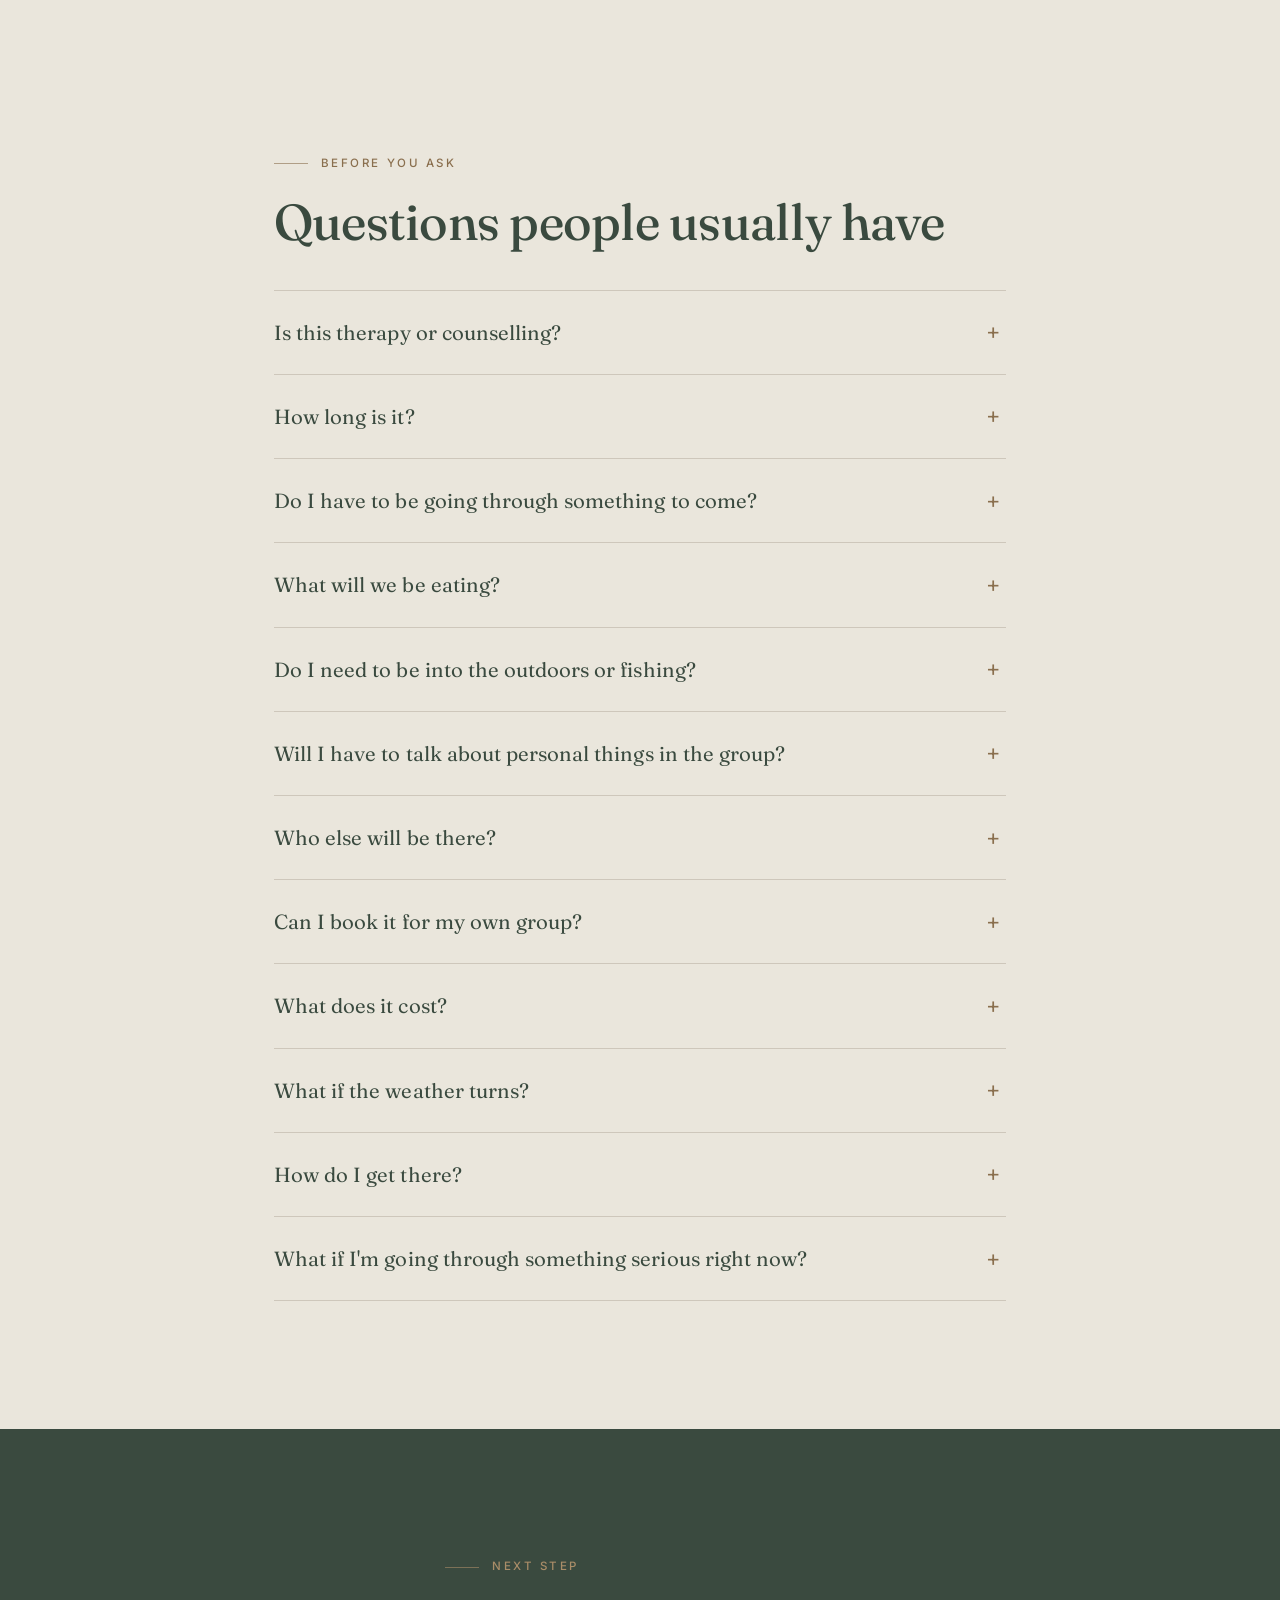
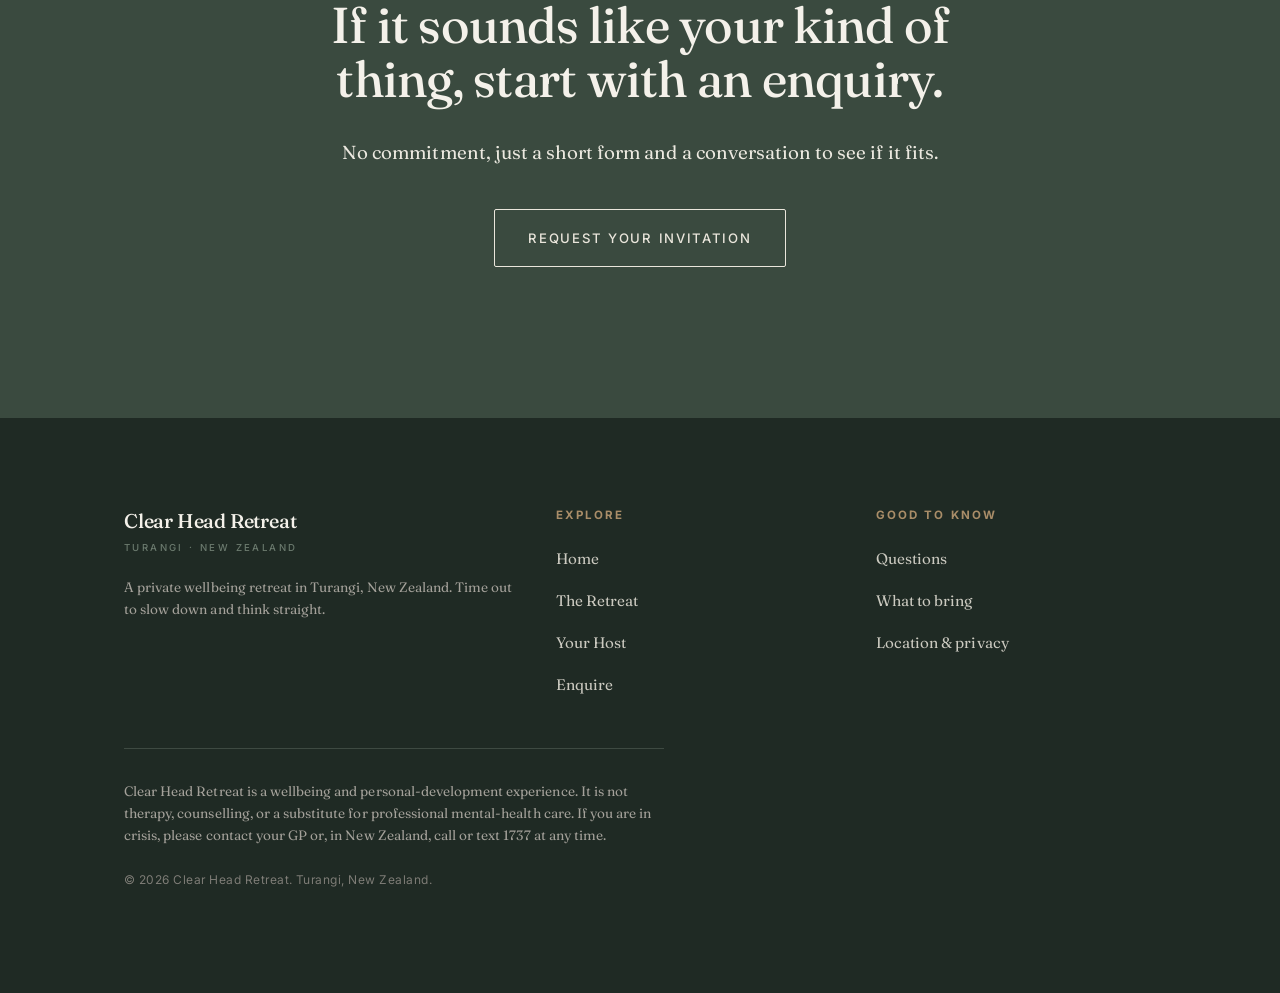
<file: the-retreat.html>
<!DOCTYPE html>
<html lang="en-NZ">
<head>
<meta charset="UTF-8">
<meta name="viewport" content="width=device-width, initial-scale=1">
<title>The Retreat | What a stay at Clear Head Retreat looks like</title>
<meta name="description" content="What to expect at Clear Head Retreat, Turangi: how a stay tends to flow, where you sleep, what you'll eat, what to bring, location and privacy, and answers to common questions.">
<meta name="theme-color" content="#3a4a3f">
<link rel="canonical" href="https://clearheadretreat.com/the-retreat.html">
<meta property="og:type" content="website">
<meta property="og:title" content="The Retreat | Clear Head Retreat, Turangi">
<meta property="og:description" content="What a few days at Clear Head Retreat looks like: time outside, good food, and room to think.">
<meta property="og:image" content="https://clearheadretreat.com/images/Hero.JPG">
<link rel="icon" href="images/favicon.svg" type="image/svg+xml">
<link rel="preconnect" href="https://fonts.googleapis.com">
<link rel="preconnect" href="https://fonts.gstatic.com" crossorigin>
<link href="https://fonts.googleapis.com/css2?family=Fraunces:opsz,wght@9..144,340;9..144,420;9..144,460;9..144,500&family=Inter:wght@400;500&display=swap" rel="stylesheet">
<link rel="stylesheet" href="css/style.css">
</head>
<body>
<a class="skip" href="#main">Skip to content</a>

<header class="site-header">
  <div class="wrap nav">
    <a class="brand" href="index.html">Clear Head Retreat<span>Turangi · New Zealand</span></a>
    <button class="nav-toggle" aria-label="Menu" aria-expanded="false" aria-controls="nav-links"><span></span><span></span><span></span></button>
    <ul class="nav-links" id="nav-links">
      <li><a href="index.html">Home</a></li>
      <li><a href="the-retreat.html" aria-current="page">The Retreat</a></li>
      <li><a href="your-host.html">Your Host</a></li>
      <li><a class="btn nav-cta" href="enquire.html">Request an invitation</a></li>
    </ul>
  </div>
</header>

<main id="main">

  <!-- INTRO -->
  <section class="section" aria-labelledby="lead">
    <div class="wrap split reveal" style="align-items:start">
      <div>
        <p class="eyebrow">The retreat</p>
        <h1 id="lead">What a few days here looks like.</h1>
      </div>
      <div>
        <p class="lead" style="max-width:none">Mornings are usually out and about. Afternoons are yours. Evenings are a proper meal with whoever's around.</p>
        <p style="max-width:none">No two retreats are the same. We build each one around who's coming and what they're after. Nothing is compulsory. Skip whatever you like.</p>
      </div>
    </div>
  </section>

  <!-- THE EXPERIENCE -->
  <section class="section" aria-labelledby="exp">
    <div class="wrap reveal">
      <p class="eyebrow">What you can expect</p>
      <h2 id="exp">The experience</h2>
      <div class="cards cards--3 mt-md">
        <div class="card"><h3>Getting outside</h3><p>Walks on the tracks nearby, through the trees and along the water. For most people this is the best part of the day.</p></div>
        <div class="card"><h3>On the water</h3><p>Trout fishing on the Tongariro, and the thermal pools for sitting in hot water and doing nothing at all.</p></div>
        <div class="card"><h3>Time to yourself</h3><p>Nobody minds if you take a coffee and disappear for an afternoon.</p></div>
        <div class="card"><h3>Something to take home</h3><p>A few practical ideas that still make sense once you're back at work.</p></div>
        <div class="card"><h3>Conversation</h3><p>Most of it happens on the track or over dinner. Nobody gets put on the spot.</p></div>
        <div class="card"><h3>Good food</h3><p>Real food, cooked here and eaten together.</p></div>
      </div>
    </div>
  </section>

  <!-- TYPICAL FLOW -->
  <section class="section panel-dark" aria-labelledby="flow">
    <div class="wrap reveal">
      <p class="eyebrow">A rough shape</p>
      <h2 id="flow">Roughly how it goes</h2>
      <p style="max-width:52ch">A rough shape, not a timetable. It moves with the weather and what you feel like doing.</p>
      <div class="steps mt-md">
        <div class="step"><span class="n"></span><div><h3>Getting there</h3><p>Arrive in the afternoon, drop your bags and meet the others. The first night is dinner and an early night if you'd prefer.</p></div></div>
        <div class="step"><span class="n"></span><div><h3>Out into it</h3><p>A full day outside. A walk, a fish, a round of golf, whatever the weather allows. Back for a meal in the evening.</p></div></div>
        <div class="step"><span class="n"></span><div><h3>The middle of it</h3><p>By now you know the others and you know the place. This is usually where people properly switch off.</p></div></div>
        <div class="step"><span class="n"></span><div><h3>Heading home</h3><p>A slower morning, a decent breakfast, and off you go when you're ready.</p></div></div>
      </div>
    </div>
  </section>

  <!-- ACCOMMODATION + MEALS -->
  <section class="section" aria-labelledby="stay">
    <div class="wrap split reveal">
      <div>
        <p class="eyebrow">Where you stay</p>
        <h2 id="stay">A quiet home, not a facility.</h2>
        <p>You stay in a comfortable, private home in a quiet street in Turangi. Warm, lived in and easy, the kind of place that already feels calm when you walk in.</p>
        <p>Tell us about any dietary needs or allergies in your enquiry and we'll take care of it.</p>
      </div>
      <div>
        <!-- REPLACE: interior of the home, a warm living space or the table. -->
        <img src="images/Home.jpg" alt="The retreat home near Turangi" class="ph-wide-img" loading="lazy">
      </div>
    </div>
  </section>

  <!-- LOCATION & PRIVACY -->
  <section class="section panel-deep" aria-labelledby="location" id="location">
    <div class="wrap narrow reveal center">
      <p class="eyebrow" style="justify-content:center">Location &amp; privacy</p>
      <h2 id="location-h">Turangi, and why it works.</h2>
      <p style="margin-inline:auto">Turangi sits at the southern end of Lake Taupo, under the mountains. The house is tucked away in a quiet part of town. The river, the lake and the tracks are all a short drive away. Quiet at night, everything within reach by day.</p>
      <p style="margin-inline:auto">For the privacy of every guest, the exact address isn't published. You'll receive it once your place is confirmed. What's said here stays here.</p>
    </div>
  </section>

  <!-- WHAT TO BRING -->
  <section class="section" aria-labelledby="bring" id="bring">
    <div class="wrap reveal">
      <p class="eyebrow">Come prepared</p>
      <h2 id="bring-h">What to bring</h2>
      <p style="max-width:50ch">The weather here changes fast. Pack for all of it and you'll be comfortable whatever the day turns into.</p>
      <div class="cards cards--3 mt-md">
        <div class="card"><span class="num">Layers</span><h3>Warm, weatherproof clothing</h3><p>A proper rain jacket, warm layers, and something for cool evenings, even in summer.</p></div>
        <div class="card"><span class="num">Feet</span><h3>Sturdy walking shoes</h3><p>Broken-in boots or trail shoes for forest tracks and riverbanks.</p></div>
        <div class="card"><span class="num">Water</span><h3>Togs &amp; a towel</h3><p>For the thermal pools and the river.</p></div>
        <div class="card"><span class="num">Kit</span><h3>Sun &amp; the basics</h3><p>Sunscreen, a hat, a water bottle, and any medication you take.</p></div>
        <div class="card"><span class="num">You</span><h3>An open mind</h3><p>You don't need to prepare anything. Just turn up.</p></div>
        <div class="card"><span class="num">Optional</span><h3>Your own gear</h3><p>Bring your rod or your bike if you have them. If you don't, we provide them.</p></div>
      </div>
      <p class="form-note mt-md">Leave the laptop at home if you can. It works better when the outside world waits until you're back.</p>
    </div>
  </section>

  <!-- FAQ -->
  <section class="section" aria-labelledby="faqh" id="faq">
    <div class="wrap narrow reveal">
      <p class="eyebrow">Before you ask</p>
      <h2 id="faqh">Questions people usually have</h2>
      <div class="faq mt-md">
        <details>
          <summary>Is this therapy or counselling?</summary>
          <div class="answer"><p>No. It's a retreat, not treatment. It isn't therapy, counselling, or a substitute for professional mental health care. If that's what you're after, we'll say so.</p></div>
        </details>
        <details>
          <summary>How long is it?</summary>
          <div class="answer"><p>Most stays run three or four nights. There's no fixed package. We work the length out with you beforehand.</p></div>
        </details>
        <details>
          <summary>Do I have to be going through something to come?</summary>
          <div class="answer"><p>No. Most people come simply because they want the time away. Some are overloaded and want a reset. Others simply want a few days outdoors with good company and someone else doing the organising. Both are fine.</p></div>
        </details>
        <details>
          <summary>What will we be eating?</summary>
          <div class="answer"><p>Real food, cooked here and eaten together. Proper breakfasts, something to take out with you for the day, and a good dinner in the evening. Nothing fussy and plenty of it.</p><p>Tell us about any allergies or dietary needs in your enquiry and we'll take care of it.</p></div>
        </details>
        <details>
          <summary>Do I need to be into the outdoors or fishing?</summary>
          <div class="answer"><p>Not at all. Everything is offered, nothing is required. Plenty of people arrive having never held a fishing rod.</p></div>
        </details>
        <details>
          <summary>Will I have to talk about personal things in the group?</summary>
          <div class="answer"><p>As much or as little as you like. Some people talk straight away, others sit and listen. Both are fine.</p></div>
        </details>
        <details>
          <summary>Who else will be there?</summary>
          <div class="answer"><p>At most two others, plus Wade. Everyone goes through the same short enquiry and conversation beforehand, so the group isn't random.</p></div>
        </details>
        <details>
          <summary>Can I book it for my own group?</summary>
          <div class="answer"><p>Yes. If there are three of you already, you can have the place to yourselves and we'll build the stay around you. Mention it when you write.</p></div>
        </details>
        <details>
          <summary>What does it cost?</summary>
          <div class="answer"><p>We talk pricing on the phone, since it depends on when you come, how long you stay and what you want to do. There's no online checkout and no obligation in enquiring.</p></div>
        </details>
        <details>
          <summary>What if the weather turns?</summary>
          <div class="answer"><p>It often does, and the plan moves around it. Anything alpine or on the water only runs when it's safe, and there's always something else to do.</p></div>
        </details>
        <details>
          <summary>How do I get there?</summary>
          <div class="answer"><p>Turangi is a straightforward drive from most of the North Island. We send directions through with the address beforehand.</p></div>
        </details>
        <details>
          <summary>What if I'm going through something serious right now?</summary>
          <div class="answer"><p>If you're in a real crisis, this isn't the right place, and the conversation beforehand helps us both be honest about that. In New Zealand you can call or text 1737 any time to speak with a trained counsellor, or contact your GP. We're happy to point you somewhere better suited.</p></div>
        </details>
      </div>
    </div>
  </section>

  <!-- CTA -->
  <section class="section panel-dark" aria-labelledby="cta">
    <div class="wrap narrow center reveal">
      <p class="eyebrow" style="justify-content:center">Next step</p>
      <h2 id="cta">If it sounds like your kind of thing, start with an enquiry.</h2>
      <p style="margin-inline:auto">No commitment, just a short form and a conversation to see if it fits.</p>
      <p class="mt-md"><a class="btn btn--light" href="enquire.html">Request your invitation</a></p>
    </div>
  </section>

</main>

<footer class="site-footer">
  <div class="wrap">
    <div class="footer-grid">
      <div>
        <a class="brand" href="index.html">Clear Head Retreat<span>Turangi · New Zealand</span></a>
        <p class="disclaimer" style="margin-top:1.5rem;border:0;padding:0">A private wellbeing retreat in Turangi, New Zealand. Time out to slow down and think straight.</p>
      </div>
      <div class="footer-col"><h4>Explore</h4><ul><li><a href="index.html">Home</a></li><li><a href="the-retreat.html">The Retreat</a></li><li><a href="your-host.html">Your Host</a></li><li><a href="enquire.html">Enquire</a></li></ul></div>
      <div class="footer-col"><h4>Good to know</h4><ul><li><a href="the-retreat.html#faq">Questions</a></li><li><a href="the-retreat.html#bring">What to bring</a></li><li><a href="the-retreat.html#location">Location &amp; privacy</a></li></ul></div>
    </div>
    <p class="disclaimer">Clear Head Retreat is a wellbeing and personal-development experience. It is not therapy, counselling, or a substitute for professional mental-health care. If you are in crisis, please contact your GP or, in New Zealand, call or text 1737 at any time.</p>
    <p class="copyright">© <span id="year">2025</span> Clear Head Retreat. Turangi, New Zealand.</p>
  </div>
</footer>

<script src="js/main.js"></script>
</body>
</html>
</file>
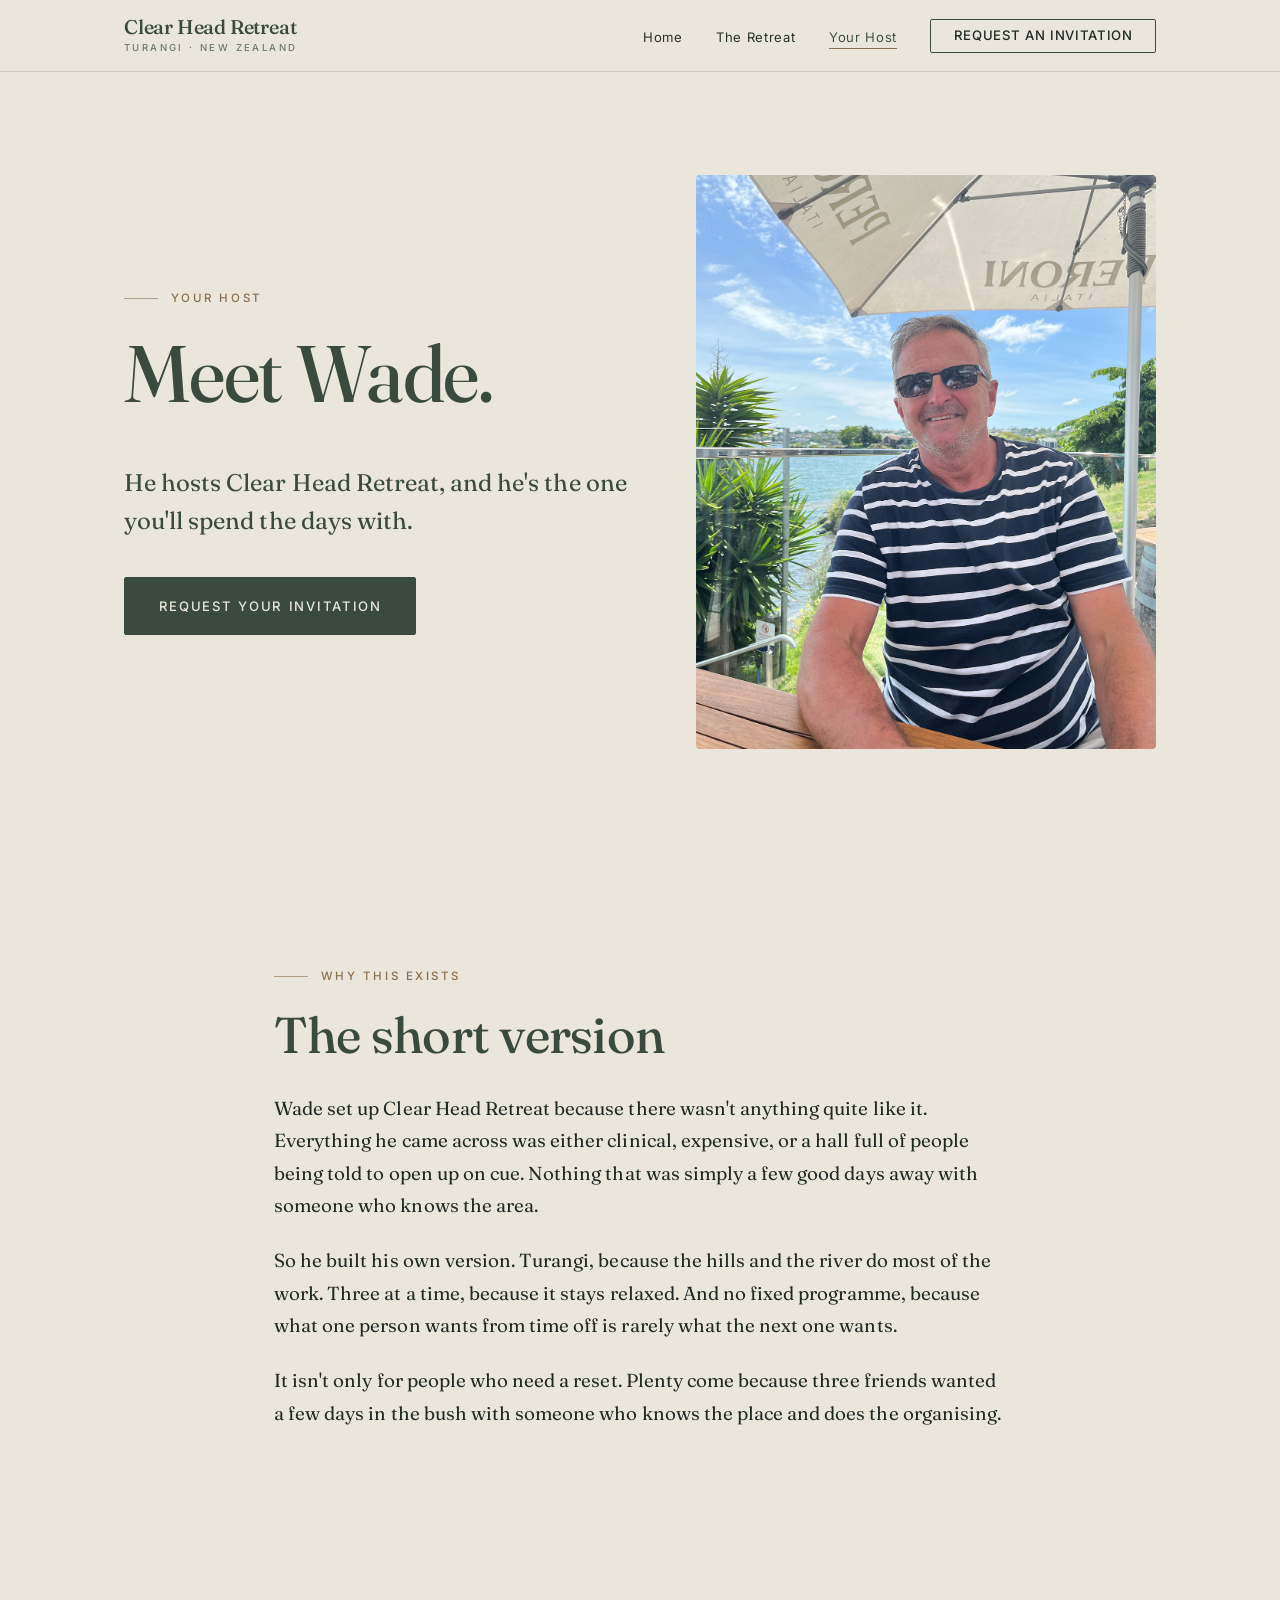
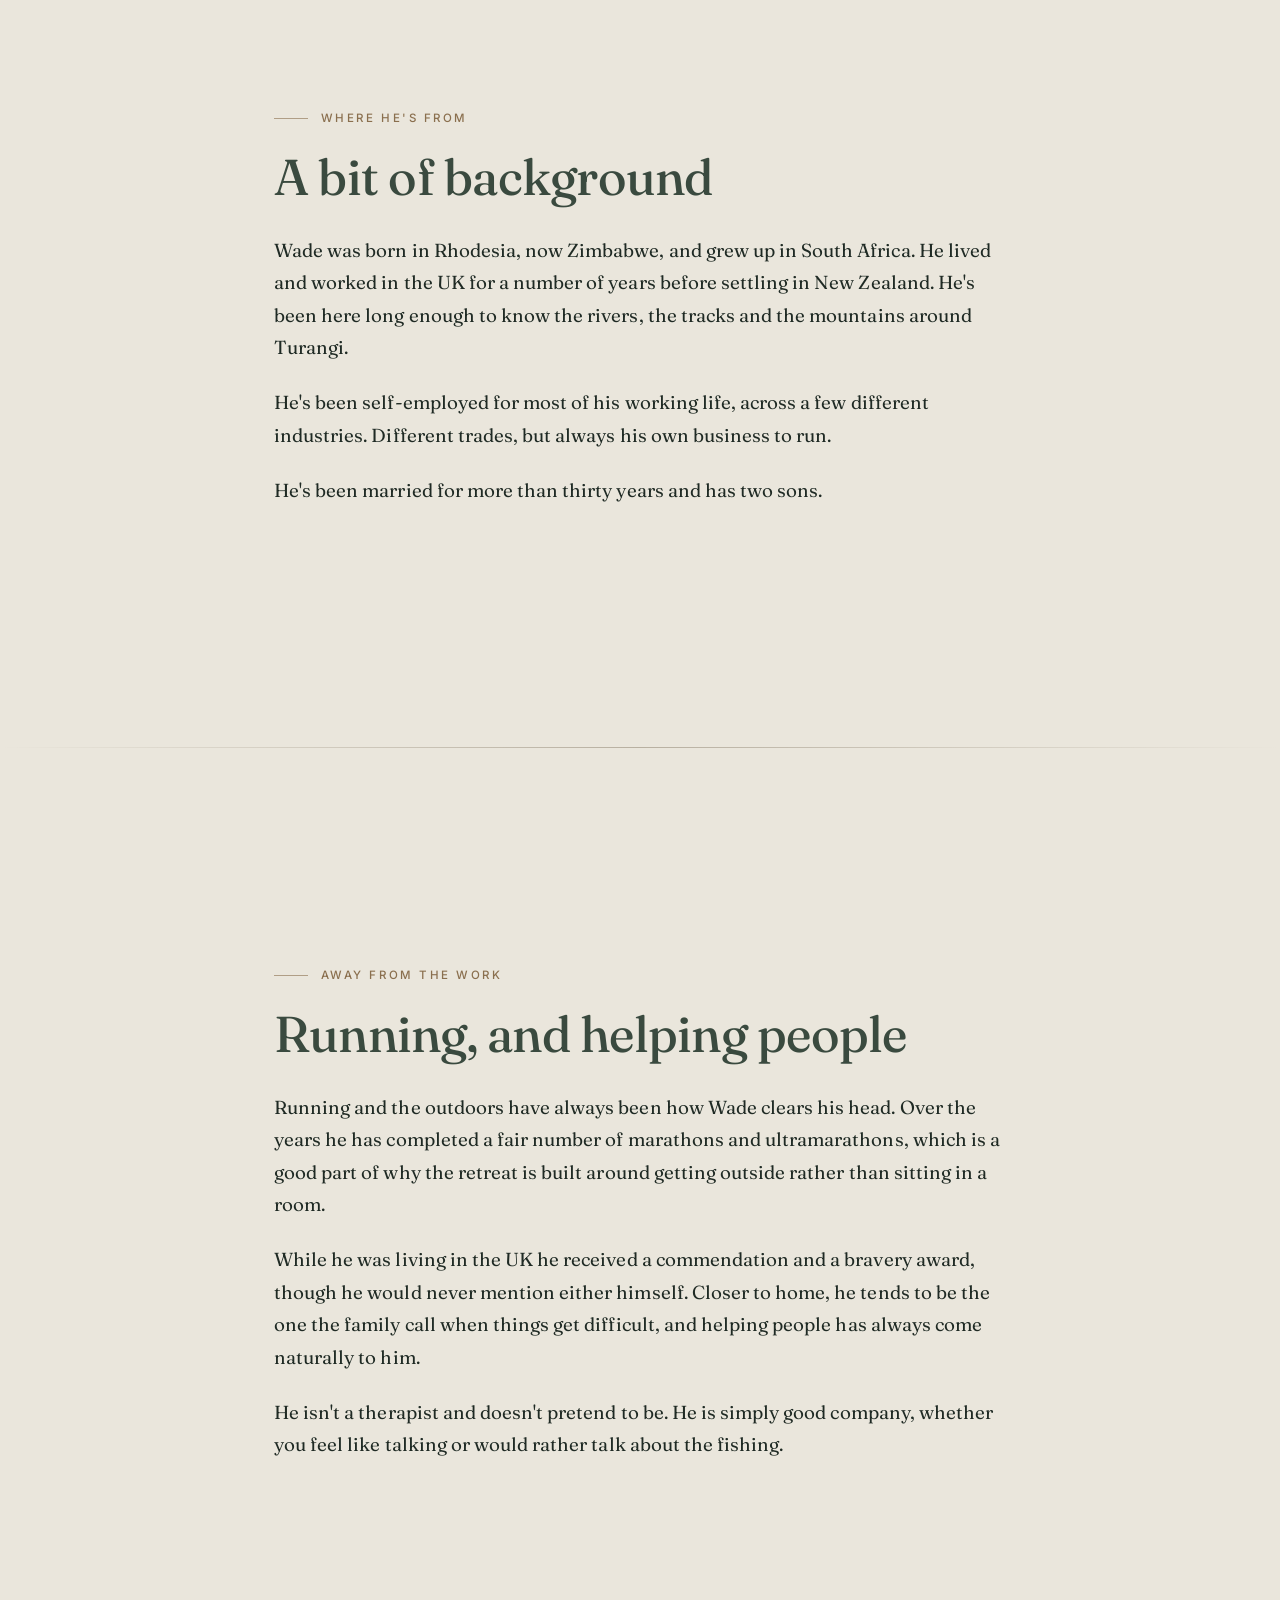
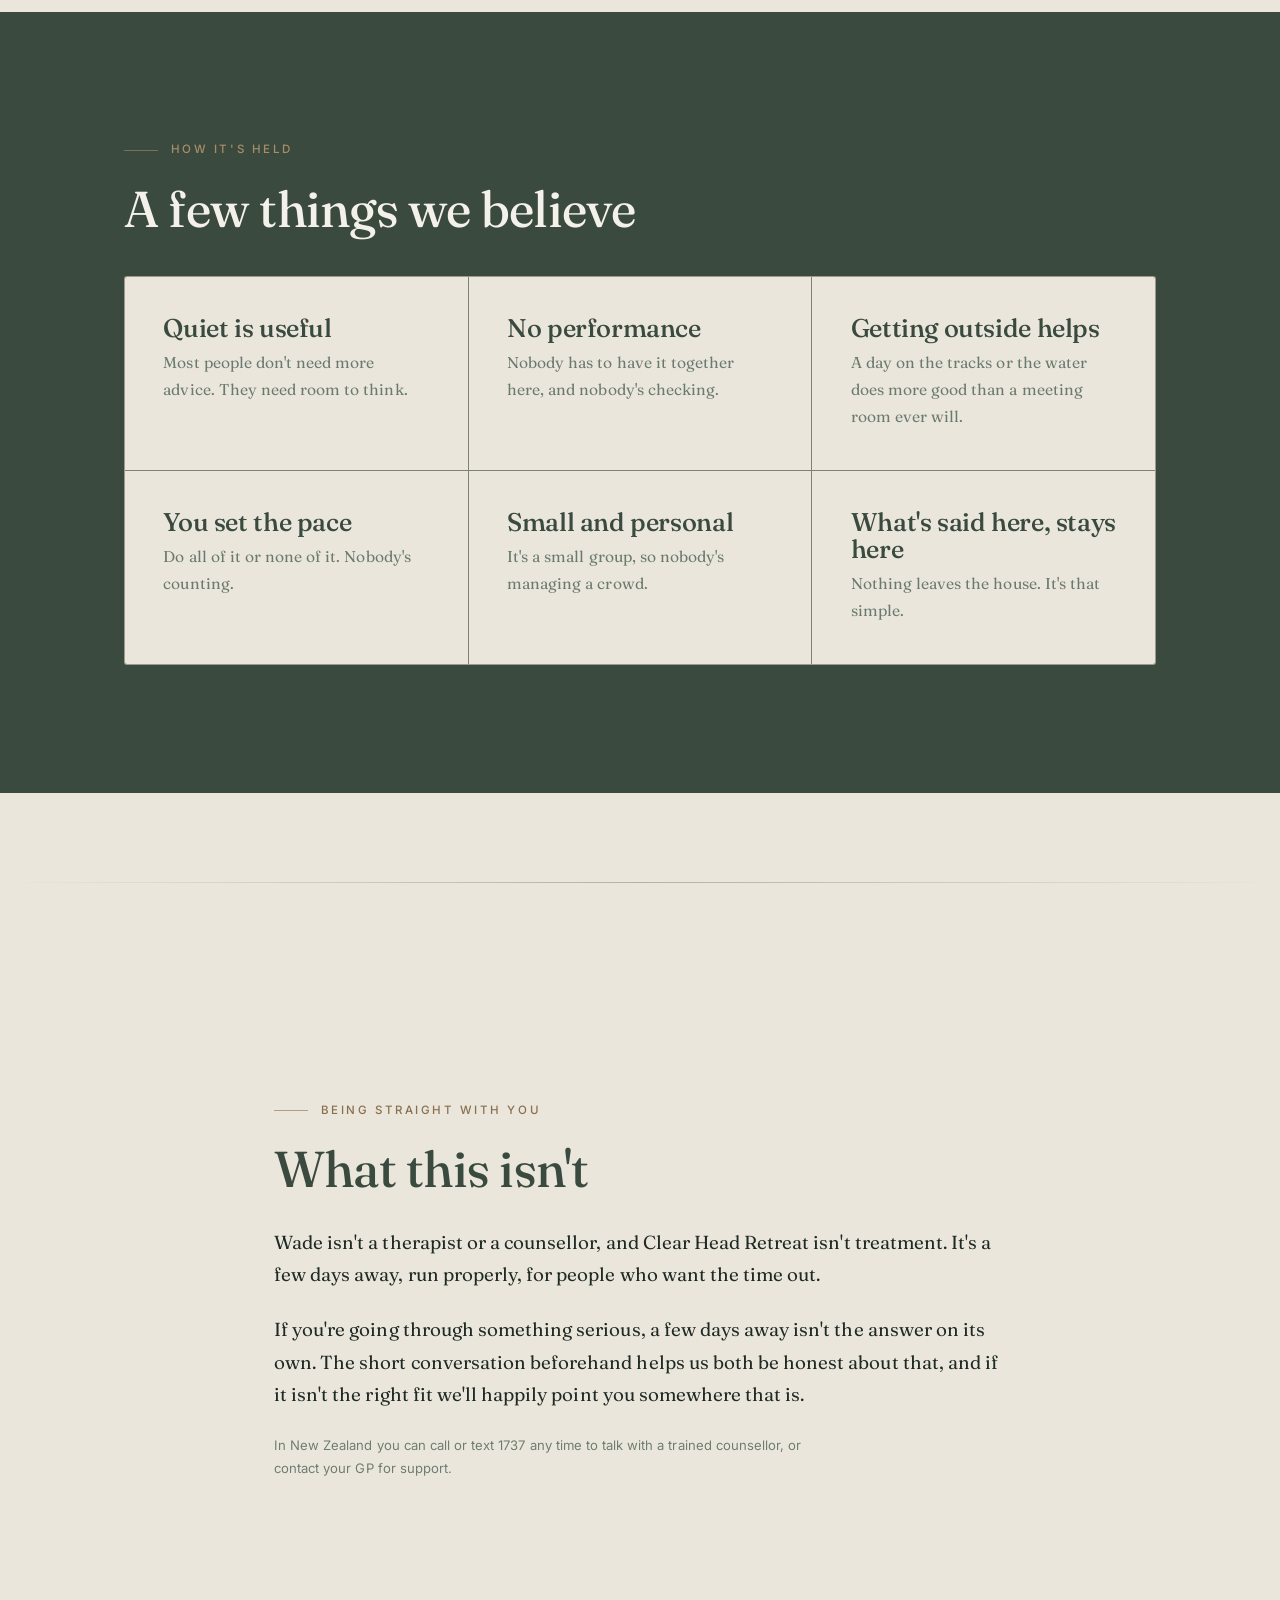
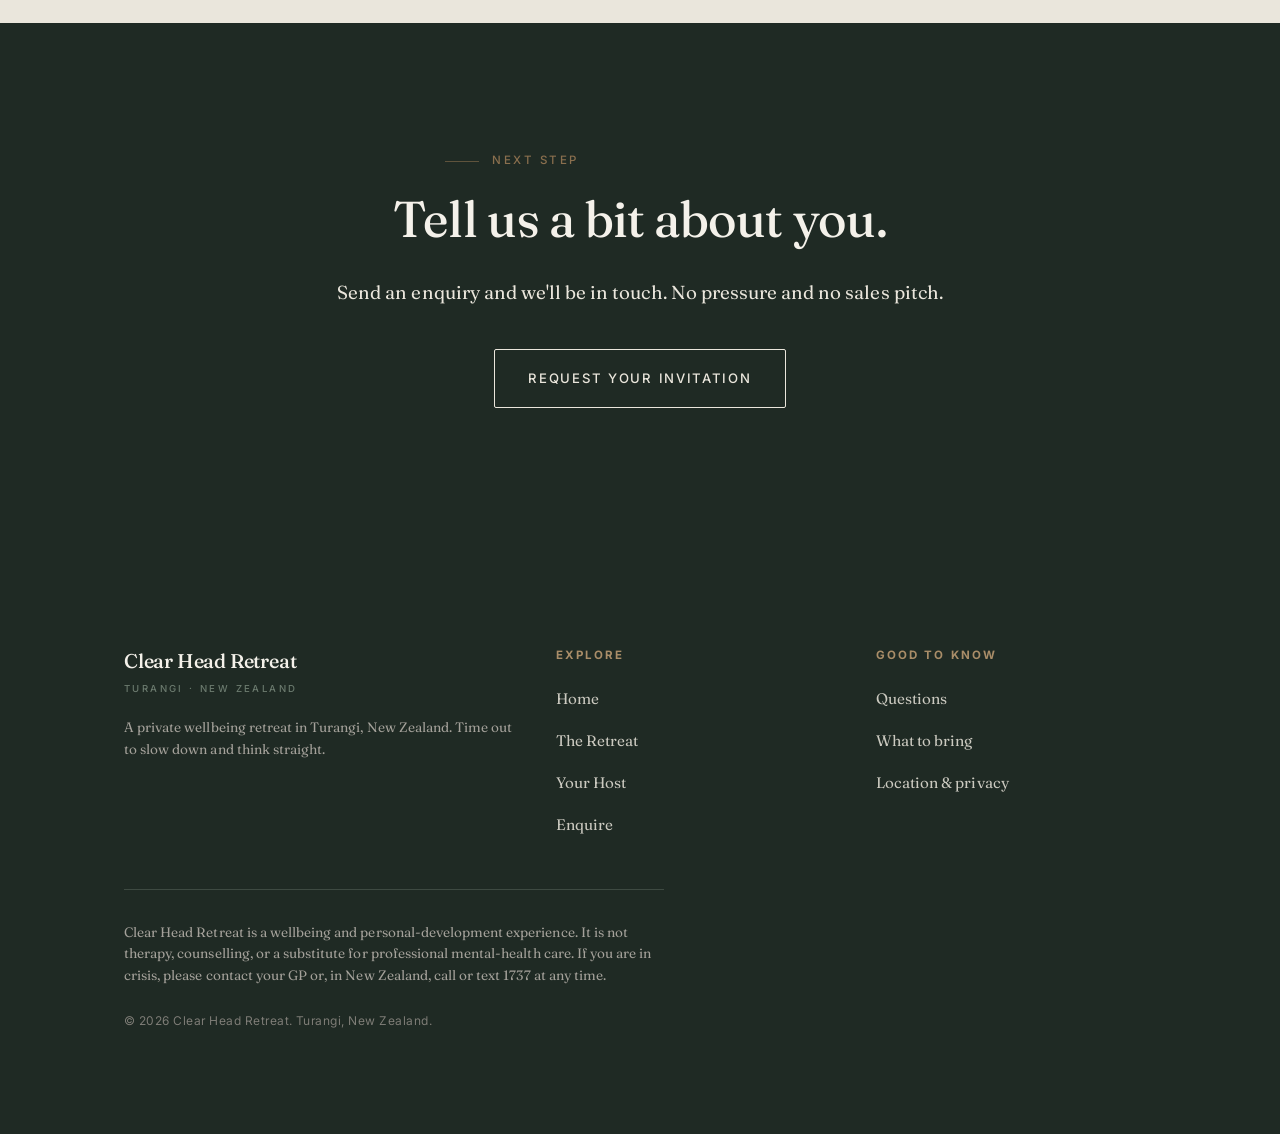
<file: your-host.html>
<!DOCTYPE html>
<html lang="en-NZ">
<head>
<meta charset="UTF-8">
<meta name="viewport" content="width=device-width, initial-scale=1">
<title>Your Host | Meet Wade | Clear Head Retreat</title>
<meta name="description" content="Meet Wade, host of Clear Head Retreat in Turangi, New Zealand. Where he is from, a self-employed working life, running, and why the retreat exists.">
<meta name="theme-color" content="#3a4a3f">
<link rel="canonical" href="https://clearheadretreat.com/your-host.html">
<meta property="og:type" content="profile">
<meta property="og:title" content="Your Host | Meet Wade | Clear Head Retreat">
<meta property="og:description" content="The people and the story behind Clear Head Retreat in Turangi, New Zealand.">
<meta property="og:image" content="https://clearheadretreat.com/images/Hero.JPG">
<link rel="icon" href="images/favicon.svg" type="image/svg+xml">
<link rel="preconnect" href="https://fonts.googleapis.com">
<link rel="preconnect" href="https://fonts.gstatic.com" crossorigin>
<link href="https://fonts.googleapis.com/css2?family=Fraunces:opsz,wght@9..144,340;9..144,420;9..144,460;9..144,500&family=Inter:wght@400;500&display=swap" rel="stylesheet">
<link rel="stylesheet" href="css/style.css">
</head>
<body>
<a class="skip" href="#main">Skip to content</a>

<header class="site-header">
  <div class="wrap nav">
    <a class="brand" href="index.html">Clear Head Retreat<span>Turangi · New Zealand</span></a>
    <button class="nav-toggle" aria-label="Menu" aria-expanded="false" aria-controls="nav-links"><span></span><span></span><span></span></button>
    <ul class="nav-links" id="nav-links">
      <li><a href="index.html">Home</a></li>
      <li><a href="the-retreat.html">The Retreat</a></li>
      <li><a href="your-host.html" aria-current="page">Your Host</a></li>
      <li><a class="btn nav-cta" href="enquire.html">Request an invitation</a></li>
    </ul>
  </div>
</header>

<main id="main">

  <section class="hero">
    <div class="wrap split">
      <div>
        <p class="eyebrow">Your host</p>
        <h1>Meet Wade.</h1>
        <p class="lead">He hosts Clear Head Retreat, and he's the one you'll spend the days with.</p>
        <div class="hero-actions"><a class="btn btn--filled" href="enquire.html">Request your invitation</a></div>
      </div>
      <div>
        <!-- REPLACE: a real, relaxed portrait of the host outdoors. Portrait 4:5. Not a corporate headshot. -->
        <img src="images/Host.jpg" alt="Wade, host of Clear Head Retreat" class="hero-img" loading="lazy">
      </div>
    </div>
  </section>

  <!-- STORY -->
  <section class="section" aria-labelledby="story">
    <div class="wrap narrow reveal">
      <p class="eyebrow">Why this exists</p>
      <h2 id="story">The short version</h2>
      <p>Wade set up Clear Head Retreat because there wasn't anything quite like it. Everything he came across was either clinical, expensive, or a hall full of people being told to open up on cue. Nothing that was simply a few good days away with someone who knows the area.</p>
      <p>So he built his own version. Turangi, because the hills and the river do most of the work. Three at a time, because it stays relaxed. And no fixed programme, because what one person wants from time off is rarely what the next one wants.</p>
      <p>It isn't only for people who need a reset. Plenty come because three friends wanted a few days in the bush with someone who knows the place and does the organising.</p>
    </div>
  </section>

  <!-- BACKGROUND & WORKING LIFE -->
  <section class="section" aria-labelledby="background">
    <div class="wrap narrow reveal">
      <p class="eyebrow">Where he's from</p>
      <h2 id="background">A bit of background</h2>
      <p>Wade was born in Rhodesia, now Zimbabwe, and grew up in South Africa. He lived and worked in the UK for a number of years before settling in New Zealand. He's been here long enough to know the rivers, the tracks and the mountains around Turangi.</p>
      <p>He's been self-employed for most of his working life, across a few different industries. Different trades, but always his own business to run.</p>
      <p>He's been married for more than thirty years and has two sons.</p>
    </div>
  </section>

  <hr class="riverline">

  <!-- CHARACTER -->
  <section class="section" aria-labelledby="character">
    <div class="wrap narrow reveal">
      <p class="eyebrow">Away from the work</p>
      <h2 id="character">Running, and helping people</h2>
      <p>Running and the outdoors have always been how Wade clears his head. Over the years he has completed a fair number of marathons and ultramarathons, which is a good part of why the retreat is built around getting outside rather than sitting in a room.</p>
      <p>While he was living in the UK he received a commendation and a bravery award, though he would never mention either himself. Closer to home, he tends to be the one the family call when things get difficult, and helping people has always come naturally to him.</p>
      <p>He isn't a therapist and doesn't pretend to be. He is simply good company, whether you feel like talking or would rather talk about the fishing.</p>
    </div>
  </section>

  <!-- APPROACH -->
  <section class="section panel-dark" aria-labelledby="approach">
    <div class="wrap reveal">
      <p class="eyebrow">How it's held</p>
      <h2 id="approach">A few things we believe</h2>
      <div class="cards cards--3 mt-md">
        <div class="card"><h3>Quiet is useful</h3><p>Most people don't need more advice. They need room to think.</p></div>
        <div class="card"><h3>No performance</h3><p>Nobody has to have it together here, and nobody's checking.</p></div>
        <div class="card"><h3>Getting outside helps</h3><p>A day on the tracks or the water does more good than a meeting room ever will.</p></div>
        <div class="card"><h3>You set the pace</h3><p>Do all of it or none of it. Nobody's counting.</p></div>
        <div class="card"><h3>Small and personal</h3><p>It's a small group, so nobody's managing a crowd.</p></div>
        <div class="card"><h3>What's said here, stays here</h3><p>Nothing leaves the house. It's that simple.</p></div>
      </div>
    </div>
  </section>

  <hr class="riverline">

  <!-- HONESTY / DISCLAIMER -->
  <section class="section" aria-labelledby="honest">
    <div class="wrap narrow reveal">
      <p class="eyebrow">Being straight with you</p>
      <h2 id="honest">What this isn't</h2>
      <p>Wade isn't a therapist or a counsellor, and Clear Head Retreat isn't treatment. It's a few days away, run properly, for people who want the time out.</p>
      <p>If you're going through something serious, a few days away isn't the answer on its own. The short conversation beforehand helps us both be honest about that, and if it isn't the right fit we'll happily point you somewhere that is.</p>
      <p class="form-note">In New Zealand you can call or text 1737 any time to talk with a trained counsellor, or contact your GP for support.</p>
    </div>
  </section>

  <section class="section panel-deep" aria-labelledby="cta">
    <div class="wrap narrow center reveal">
      <p class="eyebrow" style="justify-content:center">Next step</p>
      <h2 id="cta">Tell us a bit about you.</h2>
      <p style="margin-inline:auto">Send an enquiry and we'll be in touch. No pressure and no sales pitch.</p>
      <p class="mt-md"><a class="btn btn--light" href="enquire.html">Request your invitation</a></p>
    </div>
  </section>

</main>

<footer class="site-footer">
  <div class="wrap">
    <div class="footer-grid">
      <div>
        <a class="brand" href="index.html">Clear Head Retreat<span>Turangi · New Zealand</span></a>
        <p class="disclaimer" style="margin-top:1.5rem;border:0;padding:0">A private wellbeing retreat in Turangi, New Zealand. Time out to slow down and think straight.</p>
      </div>
      <div class="footer-col"><h4>Explore</h4><ul><li><a href="index.html">Home</a></li><li><a href="the-retreat.html">The Retreat</a></li><li><a href="your-host.html">Your Host</a></li><li><a href="enquire.html">Enquire</a></li></ul></div>
      <div class="footer-col"><h4>Good to know</h4><ul><li><a href="the-retreat.html#faq">Questions</a></li><li><a href="the-retreat.html#bring">What to bring</a></li><li><a href="the-retreat.html#location">Location &amp; privacy</a></li></ul></div>
    </div>
    <p class="disclaimer">Clear Head Retreat is a wellbeing and personal-development experience. It is not therapy, counselling, or a substitute for professional mental-health care. If you are in crisis, please contact your GP or, in New Zealand, call or text 1737 at any time.</p>
    <p class="copyright">© <span id="year">2025</span> Clear Head Retreat. Turangi, New Zealand.</p>
  </div>
</footer>

<script src="js/main.js"></script>
</body>
</html>
</file>
<file: css/style.css>
/* ============================================================
   Clear Head Retreat — shared styles
   Palette + type are defined once here. Edit tokens in :root.
   ============================================================ */

:root {
  /* --- Colour tokens (change these to retune the whole site) --- */
  --bush:      #1f2a24;  /* deepest bush shadow — text on light */
  --moss:      #3a4a3f;  /* moss green — headings, dark panels  */
  --lichen:    #6b7a6e;  /* muted green-grey — secondary text   */
  --stone:     #b8b0a1;  /* river stone — borders, quiet lines  */
  --mist:      #eae6dc;  /* warm paper — page background        */
  --mist-deep: #e0dbcf;  /* slightly deeper paper for panels    */
  --driftwood: #8a6f4e;  /* wet manuka / driftwood — accent     */
  --driftwood-soft: #a98d68;
  --paper-white: #f4f1ea;

  /* --- Type --- */
  --display: "Fraunces", Georgia, "Times New Roman", serif;
  --body:    "Fraunces", Georgia, serif;
  --util:    "Inter", -apple-system, BlinkMacSystemFont, "Segoe UI", sans-serif;

  /* --- Rhythm --- */
  --measure: 62ch;
  --pad-x: clamp(1.25rem, 5vw, 4rem);
  --sp-section: clamp(4.5rem, 10vw, 9rem);
}

/* ---------- reset-ish ---------- */
*, *::before, *::after { box-sizing: border-box; }
html { -webkit-text-size-adjust: 100%; scroll-behavior: smooth; }
@media (prefers-reduced-motion: reduce) {
  html { scroll-behavior: auto; }
  *, *::before, *::after { animation-duration: .001ms !important; transition-duration: .001ms !important; }
}
body {
  margin: 0;
  background: var(--mist);
  color: var(--bush);
  font-family: var(--body);
  font-optical-sizing: auto;
  font-weight: 380;
  font-size: clamp(1.02rem, 0.55vw + 0.9rem, 1.18rem);
  line-height: 1.72;
  letter-spacing: 0.002em;
  -webkit-font-smoothing: antialiased;
  text-rendering: optimizeLegibility;
}
img { max-width: 100%; display: block; }
a { color: inherit; }

/* ---------- layout helpers ---------- */
.wrap { width: 100%; max-width: 1160px; margin-inline: auto; padding-inline: var(--pad-x); }
.narrow { max-width: 860px; }
.narrow .lead { max-width: 48ch; }
.narrow p { max-width: 68ch; }
.section { padding-block: var(--sp-section); }

/* ---------- type ---------- */
h1, h2, h3 { font-family: var(--display); font-weight: 460; line-height: 1.06; letter-spacing: -0.015em; margin: 0 0 .6em; color: var(--moss); }
h1 { font-size: clamp(2.6rem, 6.5vw, 5rem); }
h2 { font-size: clamp(2rem, 4vw, 3.15rem); }
h3 { font-size: clamp(1.35rem, 2vw, 1.7rem); font-weight: 500; }
p  { margin: 0 0 1.2em; max-width: var(--measure); }
.lead { font-size: clamp(1.2rem, 1.4vw + 0.9rem, 1.5rem); line-height: 1.6; color: var(--moss); font-weight: 400; }

.eyebrow {
  font-family: var(--util);
  font-size: 0.72rem;
  font-weight: 500;
  letter-spacing: 0.22em;
  text-transform: uppercase;
  color: var(--driftwood);
  margin: 0 0 1.4rem;
  display: flex; align-items: center; gap: .8rem;
}
.eyebrow::before {
  content: ""; width: 34px; height: 1px; background: var(--driftwood); opacity: .6; display: inline-block;
}

/* ---------- buttons ---------- */
.btn {
  display: inline-block;
  font-family: var(--util);
  font-size: 0.82rem;
  font-weight: 500;
  letter-spacing: 0.13em;
  text-transform: uppercase;
  text-decoration: none;
  padding: 1.05rem 2.1rem;
  border: 1px solid var(--moss);
  color: var(--moss);
  background: transparent;
  border-radius: 2px;
  cursor: pointer;
  transition: background .35s ease, color .35s ease, transform .35s ease;
}
.btn:hover { background: var(--moss); color: var(--mist); }
.btn:focus-visible { outline: 2px solid var(--driftwood); outline-offset: 3px; }
.btn--filled { background: var(--moss); color: var(--mist); }
.btn--filled:hover { background: var(--bush); }
.btn--light { border-color: var(--mist); color: var(--mist); }
.btn--light:hover { background: var(--mist); color: var(--bush); }

/* ---------- header / nav ---------- */
.site-header {
  position: sticky; top: 0; z-index: 40;
  background: color-mix(in srgb, var(--mist) 88%, transparent);
  backdrop-filter: saturate(1.1) blur(9px);
  border-bottom: 1px solid color-mix(in srgb, var(--stone) 55%, transparent);
}
.nav { display: flex; align-items: center; justify-content: space-between; padding-block: 1.15rem; }
.brand { font-family: var(--display); font-weight: 500; font-size: 1.24rem; letter-spacing: -0.01em; color: var(--moss); text-decoration: none; line-height: 1; }
.brand span { display: block; font-family: var(--util); font-size: 0.6rem; letter-spacing: 0.25em; text-transform: uppercase; color: var(--lichen); margin-top: .32rem; font-weight: 500; }
.nav-links { display: flex; align-items: center; gap: 2.1rem; list-style: none; margin: 0; padding: 0; }
.nav-links a { font-family: var(--util); font-size: 0.82rem; letter-spacing: 0.05em; text-decoration: none; color: var(--bush); position: relative; padding-block: .3rem; }
.nav-links a::after { content: ""; position: absolute; left: 0; bottom: 0; width: 0; height: 1px; background: var(--driftwood); transition: width .3s ease; }
.nav-links a:hover::after, .nav-links a[aria-current="page"]::after { width: 100%; }
.nav-links a[aria-current="page"] { color: var(--moss); }
.nav-cta { padding: .7rem 1.4rem; }

.nav-toggle { display: none; background: none; border: 0; cursor: pointer; padding: .4rem; }
.nav-toggle span { display: block; width: 24px; height: 2px; background: var(--moss); margin: 5px 0; transition: transform .3s, opacity .3s; }

@media (max-width: 820px) {
  .nav-toggle { display: block; }
  .nav-links {
    position: fixed; inset: 64px 0 auto 0;
    flex-direction: column; align-items: flex-start; gap: 0;
    background: var(--mist); padding: 1rem var(--pad-x) 2rem;
    border-bottom: 1px solid var(--stone);
    transform: translateY(-120%); transition: transform .4s ease; box-shadow: 0 20px 40px -30px rgba(0,0,0,.4);
  }
  .nav-links.open { transform: translateY(0); }
  .nav-links li { width: 100%; }
  .nav-links a { display: block; padding: .95rem 0; font-size: 1.05rem; border-bottom: 1px solid color-mix(in srgb, var(--stone) 40%, transparent); }
  .nav-links li:last-child a { border-bottom: 0; }
  .nav-cta { margin-top: .8rem; text-align: center; }
  .nav-toggle[aria-expanded="true"] span:nth-child(1) { transform: translateY(7px) rotate(45deg); }
  .nav-toggle[aria-expanded="true"] span:nth-child(2) { opacity: 0; }
  .nav-toggle[aria-expanded="true"] span:nth-child(3) { transform: translateY(-7px) rotate(-45deg); }
}

/* ---------- hero ---------- */
.hero { position: relative; padding-top: clamp(3.5rem, 8vw, 7rem); padding-bottom: clamp(3rem, 7vw, 6rem); overflow: hidden; }
.hero h1 { max-width: 15ch; }
.hero .lead { max-width: 34ch; }
.hero-actions { display: flex; flex-wrap: wrap; gap: 1rem; margin-top: 2.3rem; align-items: center; }
.hero-meta { display: flex; flex-wrap: wrap; gap: 1.6rem 2.4rem; margin-top: 3.4rem; padding-top: 2rem; border-top: 1px solid color-mix(in srgb, var(--stone) 60%, transparent); }
.hero-meta div { min-width: 0; }
.hero-meta dt { font-family: var(--util); font-size: 0.68rem; letter-spacing: 0.18em; text-transform: uppercase; color: var(--driftwood); margin-bottom: .35rem; }
.hero-meta dd { margin: 0; font-family: var(--display); font-size: 1.15rem; color: var(--moss); }

/* ---------- image placeholders ---------- */
/* Swap any .ph for a real <img> later. The label tells you what to shoot. */
.ph {
  position: relative;
  background:
    repeating-linear-gradient(45deg, transparent 0 22px, color-mix(in srgb, var(--stone) 22%, transparent) 22px 23px),
    var(--mist-deep);
  border: 1px solid color-mix(in srgb, var(--stone) 65%, transparent);
  border-radius: 3px;
  display: grid; place-items: center;
  color: var(--lichen);
  font-family: var(--util); font-size: 0.72rem; letter-spacing: 0.16em; text-transform: uppercase;
  text-align: center; padding: 1rem;
  min-height: 220px;
  overflow: hidden;
}
.ph::after { content: "◇"; position: absolute; top: 12px; right: 14px; font-size: .8rem; opacity: .5; }
.ph-tall { aspect-ratio: 3 / 4; min-height: 0; }
.ph-wide { aspect-ratio: 16 / 9; min-height: 0; }
.ph-hero { aspect-ratio: 4 / 5; min-height: 340px; }

/* ---------- generic two-col ---------- */
.split { display: grid; gap: clamp(2rem, 5vw, 4.5rem); align-items: center; }
@media (min-width: 800px) { .split { grid-template-columns: 1.05fr 0.95fr; } .split--flip > :first-child { order: 2; } }

/* ---------- panels ---------- */
.panel-dark { background: var(--moss); color: var(--mist); }
.panel-dark h2, .panel-dark h3 { color: var(--paper-white); }
.panel-dark .eyebrow { color: var(--driftwood-soft); }
.panel-dark .eyebrow::before { background: var(--driftwood-soft); }
.panel-dark p { color: color-mix(in srgb, var(--mist) 90%, #fff); }
.panel-deep { background: var(--bush); color: var(--mist); }
.panel-deep h2, .panel-deep h3 { color: var(--paper-white); }

/* ---------- lists as cards ---------- */
.cards { display: grid; gap: 1px; background: color-mix(in srgb, var(--stone) 55%, transparent); border: 1px solid color-mix(in srgb, var(--stone) 55%, transparent); border-radius: 3px; overflow: hidden; }
@media (min-width: 640px) { .cards--2 { grid-template-columns: 1fr 1fr; } }
@media (min-width: 860px) { .cards--3 { grid-template-columns: repeat(3, 1fr); } }
.card { background: var(--mist); padding: clamp(1.6rem, 3vw, 2.4rem); }
.card h3 { color: var(--moss); margin-bottom: .5rem; }
.card p { font-size: 0.98rem; color: var(--lichen); margin: 0; }
.card .num { font-family: var(--util); font-size: 0.72rem; letter-spacing: 0.2em; color: var(--driftwood); display: block; margin-bottom: 1rem; }

/* ---------- plain feature list ---------- */
.ticks { list-style: none; padding: 0; margin: 0; display: grid; gap: .85rem; }
.ticks li { position: relative; padding-left: 1.9rem; color: var(--bush); }
.ticks li::before { content: ""; position: absolute; left: 0; top: .62em; width: 10px; height: 10px; border: 1.5px solid var(--driftwood); border-radius: 50%; }
.panel-dark .ticks li { color: color-mix(in srgb, var(--mist) 92%, #fff); }
.panel-dark .ticks li::before { border-color: var(--driftwood-soft); }
.ticks--cross li::before { border-color: var(--lichen); border-radius: 1px; }

/* ---------- two-list "for / not for" ---------- */
.forwho { display: grid; gap: 1px; background: color-mix(in srgb, var(--stone) 55%, transparent); border: 1px solid color-mix(in srgb, var(--stone) 55%, transparent); border-radius: 3px; overflow: hidden; }
@media (min-width: 760px) { .forwho { grid-template-columns: 1fr 1fr; } }
.forwho > div { background: var(--mist); padding: clamp(1.8rem, 3.5vw, 2.8rem); }
.forwho .not { background: var(--mist-deep); }
/* These panels are always light — force dark text even when nested in .panel-dark */
.forwho h3 { color: var(--moss); }
.forwho .ticks li { color: var(--bush); }
.forwho .ticks li::before { border-color: var(--driftwood); }
.forwho .ticks--cross li::before { border-color: var(--lichen); }
.forwho .form-note { color: var(--lichen); }

/* ---------- activities strip ---------- */
.activities { display: grid; gap: 1.5rem; }
@media (min-width: 640px) { .activities { grid-template-columns: 1fr 1fr; } }
@media (min-width: 960px) { .activities { grid-template-columns: repeat(3, 1fr); } }
.activity figcaption { margin-top: .8rem; }
.activity h3 { font-size: 1.2rem; margin-bottom: .2rem; }
.activity p { font-size: 0.92rem; color: var(--lichen); margin: 0; }
.activity .tag { font-family: var(--util); font-size: 0.64rem; letter-spacing: 0.16em; text-transform: uppercase; color: var(--driftwood); }

/* ---------- quote / river line ---------- */
.riverline { border: 0; height: 1px; background: linear-gradient(90deg, transparent, var(--stone), transparent); margin-block: clamp(3rem, 7vw, 6rem); }
.pull { font-family: var(--display); font-size: clamp(1.5rem, 3vw, 2.4rem); font-weight: 420; line-height: 1.28; color: var(--moss); max-width: 22ch; margin-inline: auto; text-align: center; letter-spacing: -0.01em; padding-block: clamp(1rem, 3vw, 2.5rem); }
.riverline + section .pull { padding-block: 0; }

/* ---------- steps ---------- */
.steps { counter-reset: step; display: grid; gap: 0; }
.step { display: grid; grid-template-columns: auto 1fr; gap: 1.4rem; padding: 1.8rem 0; border-top: 1px solid color-mix(in srgb, var(--stone) 55%, transparent); }
.step:last-child { border-bottom: 1px solid color-mix(in srgb, var(--stone) 55%, transparent); }
.step .n { counter-increment: step; font-family: var(--util); font-size: 0.78rem; letter-spacing: 0.1em; color: var(--driftwood); padding-top: .35rem; }
.step .n::before { content: counter(step, decimal-leading-zero); }
.step h3 { margin-bottom: .3rem; }
.step p { margin: 0; color: var(--lichen); font-size: 0.98rem; }

/* ---------- faq ---------- */
.faq { border-top: 1px solid color-mix(in srgb, var(--stone) 55%, transparent); }
.faq details { border-bottom: 1px solid color-mix(in srgb, var(--stone) 55%, transparent); }
.faq summary { cursor: pointer; list-style: none; padding: 1.5rem 2.5rem 1.5rem 0; position: relative; font-family: var(--display); font-size: clamp(1.1rem, 1.6vw, 1.3rem); color: var(--moss); }
.faq summary::-webkit-details-marker { display: none; }
.faq summary::after { content: "+"; position: absolute; right: .4rem; top: 1.35rem; font-family: var(--util); font-size: 1.4rem; color: var(--driftwood); transition: transform .3s; }
.faq .answer { padding: 0; overflow: hidden; }
.faq .answer > * { padding: 0 2.5rem 1.7rem 0; }
.faq .answer p { color: var(--lichen); margin: 0; }
.faq summary { transition: color .25s ease; }
.faq summary:hover { color: var(--driftwood); }
.faq summary::after { transition: transform .34s cubic-bezier(.25,.8,.35,1), color .25s ease; }
.faq details[open] summary::after { transform: rotate(45deg); }
@media (prefers-reduced-motion: reduce) {
  .faq summary::after { transition: none; }
}

/* ---------- form ---------- */
.form { display: grid; gap: 1.5rem; }
.field { display: grid; gap: .5rem; }
.field label { font-family: var(--util); font-size: 0.78rem; letter-spacing: 0.08em; color: var(--moss); font-weight: 500; }
.field .hint { font-size: 0.8rem; color: var(--lichen); font-family: var(--util); letter-spacing: 0; }
.field input, .field textarea, .field select {
  font-family: var(--body); font-size: 1rem; color: var(--bush);
  background: var(--paper-white); border: 1px solid var(--stone); border-radius: 3px;
  padding: .9rem 1rem; width: 100%;
}
.field textarea { min-height: 150px; resize: vertical; }
.field input:focus, .field textarea:focus, .field select:focus { outline: 2px solid var(--driftwood); outline-offset: 1px; border-color: var(--driftwood); }
.form-row { display: grid; gap: 1.5rem; }
@media (min-width: 620px) { .form-row { grid-template-columns: 1fr 1fr; } }
.form-note { font-family: var(--util); font-size: 0.82rem; color: var(--lichen); }

/* ---------- selectable chips (interests) ---------- */
.chips { display: flex; flex-wrap: wrap; gap: .6rem; }
.chip { position: relative; }
.chip input { position: absolute; opacity: 0; width: 0; height: 0; }
.chip span {
  display: inline-block;
  font-family: var(--util); font-size: 0.85rem; letter-spacing: 0.01em;
  color: var(--moss);
  background: var(--paper-white);
  border: 1px solid var(--stone);
  border-radius: 100px;
  padding: .55rem 1.05rem;
  cursor: pointer;
  transition: background .25s ease, border-color .25s ease, color .25s ease;
  user-select: none;
}
.chip:hover span { border-color: var(--driftwood); }
.chip input:checked + span { background: var(--moss); border-color: var(--moss); color: var(--mist); }
.chip input:focus-visible + span { outline: 2px solid var(--driftwood); outline-offset: 2px; }

/* ---------- footer ---------- */
.site-footer { background: var(--bush); color: color-mix(in srgb, var(--mist) 82%, #000); padding-block: clamp(3.5rem, 7vw, 5.5rem); }
.site-footer a { color: var(--mist); }
.footer-grid { display: grid; gap: 2.5rem; }
@media (min-width: 720px) { .footer-grid { grid-template-columns: 1.4fr 1fr 1fr; } }
.site-footer .brand { color: var(--paper-white); }
.site-footer .brand span { color: var(--lichen); }
.footer-col h4 { font-family: var(--util); font-size: 0.72rem; letter-spacing: 0.18em; text-transform: uppercase; color: var(--driftwood-soft); margin: 0 0 1rem; }
.footer-col ul { list-style: none; margin: 0; padding: 0; display: grid; gap: .6rem; }
.footer-col a { text-decoration: none; font-size: 0.95rem; opacity: .85; }
.footer-col a:hover { opacity: 1; }
.disclaimer { margin-top: 3rem; padding-top: 2rem; border-top: 1px solid color-mix(in srgb, var(--lichen) 40%, transparent); font-size: 0.85rem; line-height: 1.6; color: color-mix(in srgb, var(--mist) 70%, #000); max-width: 60ch; }
.copyright { margin-top: 1.5rem; font-family: var(--util); font-size: 0.75rem; letter-spacing: 0.04em; color: color-mix(in srgb, var(--mist) 55%, #000); }

/* ---------- reveal on scroll ---------- */
.reveal { opacity: 0; transform: translateY(18px); transition: opacity .8s ease, transform .8s ease; }
.reveal.in { opacity: 1; transform: none; }

/* ---------- misc ---------- */
.skip { position: absolute; left: -999px; top: 0; background: var(--moss); color: var(--mist); padding: .7rem 1.2rem; z-index: 100; }
.skip:focus { left: 1rem; top: 1rem; }
.center { text-align: center; }
.mt-sm { margin-top: 1.5rem; } .mt-md { margin-top: 2.5rem; }
.badge { display: inline-flex; gap: .6rem; align-items: center; font-family: var(--util); font-size: 0.72rem; letter-spacing: 0.16em; text-transform: uppercase; color: var(--driftwood); }

/* activity photos sit cleanly in 16:9 cards */
.activity img { aspect-ratio: 4 / 3; width: 100%; object-fit: cover; border-radius: 3px; display: block; }

/* hero refinements */
.hero-place { font-family: var(--util); font-size: 0.8rem; letter-spacing: 0.18em; text-transform: uppercase; color: var(--lichen); margin: 0.2rem 0 1.8rem; }
.hero-img { width: 100%; aspect-ratio: 4 / 5; object-fit: cover; border-radius: 4px; }
.hero-meta--inline { display: flex; flex-wrap: wrap; gap: 1.5rem 2.8rem; }
.hero-meta--inline > div { flex: 0 1 auto; }
@media (max-width: 520px) {
  .hero-meta--inline { gap: 1.2rem 2rem; }
  .hero-meta--inline > div { flex: 1 1 40%; }
}

/* portrait feature images (fire, host) fill the tall slot */
.ph-tall-img { width: 100%; aspect-ratio: 3 / 4; object-fit: cover; border-radius: 4px; display: block; }
/* landscape image used where a tall slot was (accommodation Home.jpg) */
.ph-wide-img { width: 100%; aspect-ratio: 4 / 3; object-fit: cover; border-radius: 4px; display: block; }
</file>
